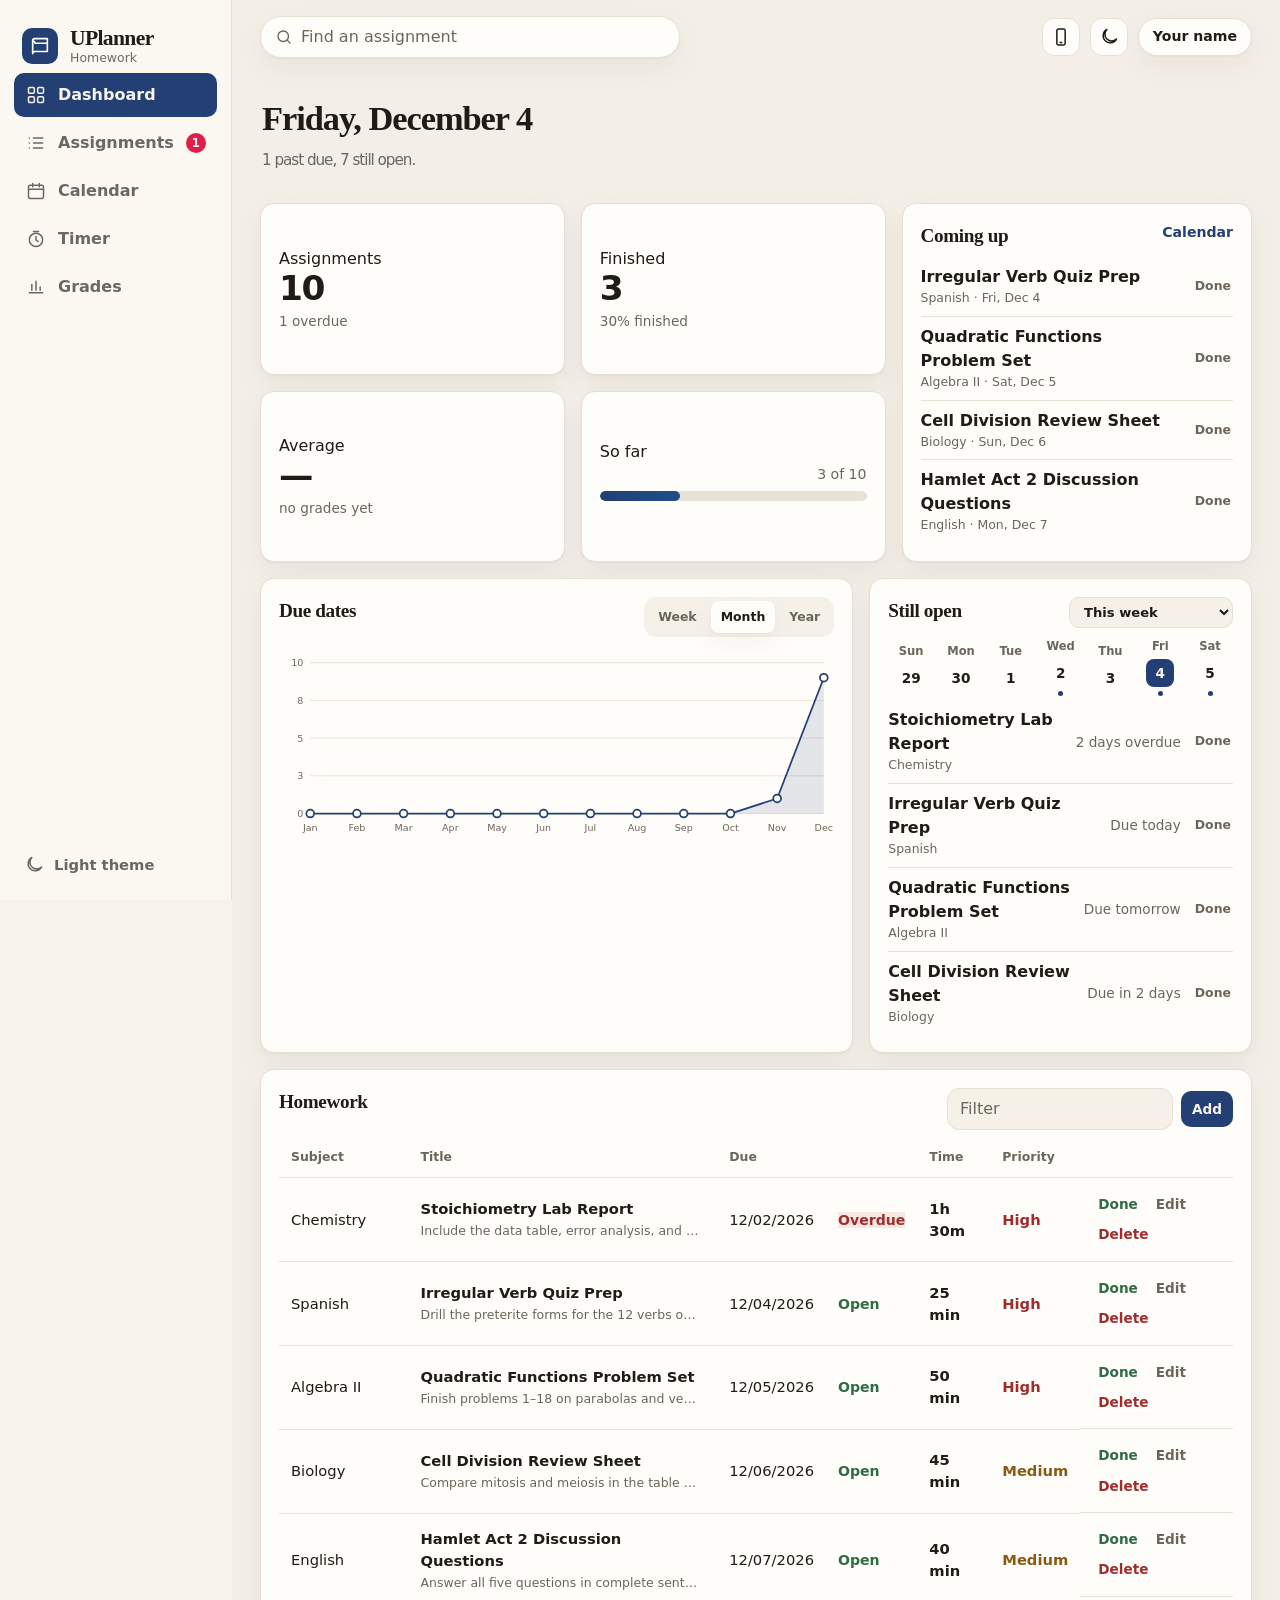
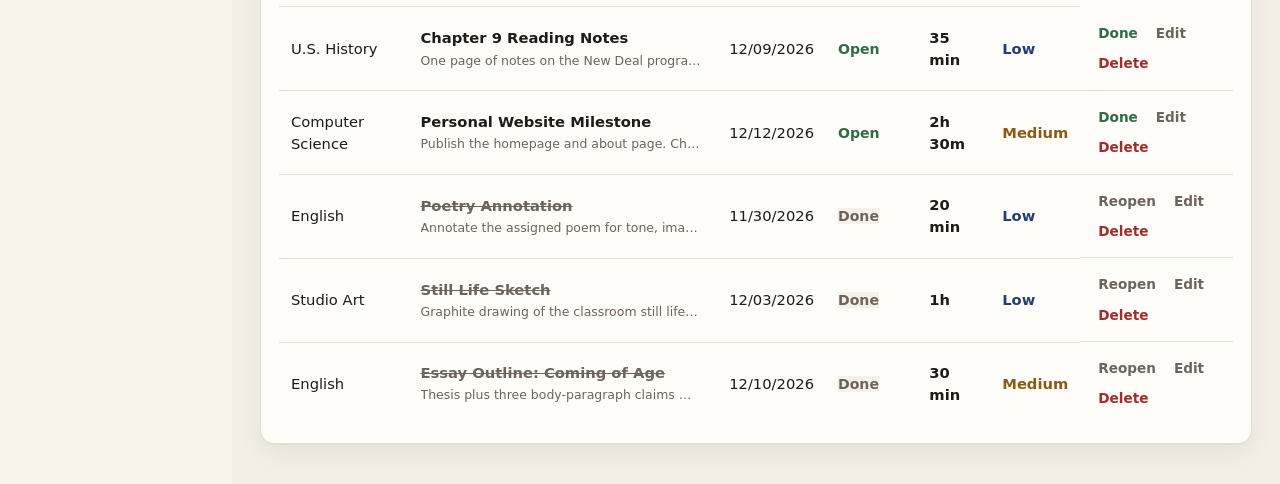
<file: index.html>
<!DOCTYPE html>
<html lang="en" data-theme="light">
<head>
  <meta charset="UTF-8">
  <meta name="viewport" content="width=device-width, initial-scale=1">
  <meta name="description" content="UPlanner is a homework planner for students. Track assignments, deadlines, study sessions, and grades in your browser.">
  <meta name="theme-color" content="#f3efe6">
  <title>UPlanner</title>
  <link rel="icon" href="data:image/svg+xml,%3Csvg xmlns='http://www.w3.org/2000/svg' viewBox='0 0 32 32'%3E%3Crect width='32' height='32' rx='4' fill='%23243f73'/%3E%3Cpath d='M8 10.5A2.5 2.5 0 0 1 10.5 8H24v14H10.5A2.5 2.5 0 0 0 8 24.5V10.5z' fill='none' stroke='%23f7f4ee' stroke-width='1.8'/%3E%3Cpath d='M8 10.5A2.5 2.5 0 0 1 10.5 13H24' fill='none' stroke='%23f7f4ee' stroke-width='1.8'/%3E%3C/svg%3E">
  <script>
    try {
      var saved = JSON.parse(localStorage.getItem('studyhub.prefs') || '{}');
      if (saved.theme === 'light' || saved.theme === 'dark') {
        document.documentElement.setAttribute('data-theme', saved.theme);
        var meta = document.querySelector('meta[name="theme-color"]');
        if (meta) meta.setAttribute('content', saved.theme === 'light' ? '#f3efe6' : '#16130f');
      }
    } catch (error) {
      /* Preferences stay at the default light theme if storage is blocked. */
    }
  </script>
  <link rel="stylesheet" href="css/styles.css">
</head>
<body>
  <a class="skip" href="#content">Skip to content</a>
  <div class="device-frame">
  <div class="preview-label" id="preview-label" hidden>
    <span>Phone preview</span>
  </div>
  <div class="device-stage" id="device-stage">
  <div class="app">
    <aside class="sidebar" id="sidebar">
      <div class="brand">
        <span class="logo" aria-hidden="true">
          <svg viewBox="0 0 24 24" fill="none" stroke="currentColor" stroke-width="1.8" stroke-linecap="round" stroke-linejoin="round">
            <path d="M4 6.5A2.5 2.5 0 0 1 6.5 4H20v14H6.5A2.5 2.5 0 0 0 4 20.5z"></path>
            <path d="M4 6.5A2.5 2.5 0 0 1 6.5 9H20"></path>
          </svg>
        </span>
        <span class="brand-text">
          <strong>UPlanner</strong>
          <small>Homework</small>
        </span>
      </div>
      <nav class="nav" aria-label="Primary">
        <a class="nav-btn active" href="#dashboard" data-view="dashboard" title="Dashboard">
          <svg viewBox="0 0 24 24" fill="none" stroke="currentColor" stroke-width="1.8" stroke-linecap="round" stroke-linejoin="round" aria-hidden="true"><rect x="3" y="3" width="7" height="7" rx="1.5"></rect><rect x="14" y="3" width="7" height="7" rx="1.5"></rect><rect x="3" y="14" width="7" height="7" rx="1.5"></rect><rect x="14" y="14" width="7" height="7" rx="1.5"></rect></svg>
          <span class="nav-label">Dashboard</span>
        </a>
        <a class="nav-btn" href="#assignments" data-view="assignments" title="Assignments">
          <svg viewBox="0 0 24 24" fill="none" stroke="currentColor" stroke-width="1.8" stroke-linecap="round" stroke-linejoin="round" aria-hidden="true"><path d="M9 6h11M9 12h11M9 18h11"></path><path d="M4 6h.01M4 12h.01M4 18h.01"></path></svg>
          <span class="nav-label">Assignments</span>
          <span class="nav-badge" id="nav-overdue" hidden>0</span>
        </a>
        <a class="nav-btn" href="#calendar" data-view="calendar" title="Calendar">
          <svg viewBox="0 0 24 24" fill="none" stroke="currentColor" stroke-width="1.8" stroke-linecap="round" stroke-linejoin="round" aria-hidden="true"><rect x="3" y="5" width="18" height="16" rx="2"></rect><path d="M3 10h18M8 3v4M16 3v4"></path></svg>
          <span class="nav-label">Calendar</span>
        </a>
        <a class="nav-btn" href="#timer" data-view="timer" title="Study Timer">
          <svg viewBox="0 0 24 24" fill="none" stroke="currentColor" stroke-width="1.8" stroke-linecap="round" stroke-linejoin="round" aria-hidden="true"><circle cx="12" cy="13" r="8"></circle><path d="M12 9v4l2.5 2M9 3h6"></path></svg>
          <span class="nav-label">Timer</span>
        </a>
        <a class="nav-btn" href="#grades" data-view="grades" title="Grade Calculator">
          <svg viewBox="0 0 24 24" fill="none" stroke="currentColor" stroke-width="1.8" stroke-linecap="round" stroke-linejoin="round" aria-hidden="true"><path d="M4 19h16"></path><path d="M7 16V9M12 16V5M17 16v-4"></path></svg>
          <span class="nav-label">Grades</span>
        </a>
      </nav>

      <div class="sidebar-foot">
        <button type="button" class="theme-toggle" id="theme-toggle" aria-pressed="false" aria-label="Switch to light theme">
          <span class="theme-icon" aria-hidden="true">
            <svg class="icon-sun" viewBox="0 0 24 24" fill="none" stroke="currentColor" stroke-width="1.8" stroke-linecap="round"><circle cx="12" cy="12" r="4"></circle><path d="M12 2v2M12 20v2M4.9 4.9l1.4 1.4M17.7 17.7l1.4 1.4M2 12h2M20 12h2M4.9 19.1l1.4-1.4M17.7 6.3l1.4-1.4"></path></svg>
            <svg class="icon-moon" viewBox="0 0 24 24" fill="none" stroke="currentColor" stroke-width="1.8" stroke-linecap="round" stroke-linejoin="round"><path d="M21 14.5A8.5 8.5 0 1 1 9.5 3 7 7 0 0 0 21 14.5z"></path></svg>
          </span>
          <span class="theme-copy">
            <span id="theme-label">Dark theme</span>
          </span>
          <span class="switch" aria-hidden="true"></span>
        </button>
      </div>
    </aside>

    <div class="backdrop" id="backdrop" hidden></div>

    <main class="main">
      <header class="topbar is-dashboard">
        <button type="button" class="icon-btn menu-btn" id="menu-btn" aria-label="Open menu" aria-expanded="false" aria-controls="sidebar">
          <svg viewBox="0 0 24 24" fill="none" stroke="currentColor" stroke-width="1.8" stroke-linecap="round" aria-hidden="true"><path d="M4 7h16M4 12h16M4 17h16"></path></svg>
        </button>
        <label class="global-search">
          <svg viewBox="0 0 24 24" fill="none" stroke="currentColor" stroke-width="1.8" stroke-linecap="round" aria-hidden="true"><circle cx="11" cy="11" r="7"></circle><path d="M20 20l-3.5-3.5"></path></svg>
          <input id="global-search" type="search" placeholder="Find an assignment" autocomplete="off" aria-label="Search assignments">
        </label>
        <div class="topbar-titles">
          <h1 class="page-title" id="page-title">Dashboard</h1>
          <p class="page-sub" id="page-sub">Your day at a glance</p>
        </div>
        <div class="top-actions">
          <a class="mini-timer" id="mini-timer" href="#timer" hidden>
            <span class="live-dot" aria-hidden="true"></span>
            <span id="mini-time">25:00</span>
            <span class="mode" id="mini-mode">Focus</span>
          </a>
          <button type="button" class="icon-btn device-btn" id="device-toggle" aria-pressed="false" aria-label="Preview on a phone">
            <svg class="icon-phone" viewBox="0 0 24 24" fill="none" stroke="currentColor" stroke-width="1.8" stroke-linecap="round" stroke-linejoin="round" aria-hidden="true"><rect x="7" y="2.5" width="10" height="19" rx="2"></rect><path d="M11 18.5h2"></path></svg>
            <svg class="icon-desktop" viewBox="0 0 24 24" fill="none" stroke="currentColor" stroke-width="1.8" stroke-linecap="round" stroke-linejoin="round" aria-hidden="true"><rect x="3" y="4" width="18" height="12" rx="2"></rect><path d="M8 20h8M12 16v4"></path></svg>
          </button>
          <button type="button" class="icon-btn" id="theme-toggle-top" aria-label="Switch to dark theme">
            <svg class="icon-sun" viewBox="0 0 24 24" fill="none" stroke="currentColor" stroke-width="1.8" stroke-linecap="round" aria-hidden="true"><circle cx="12" cy="12" r="4"></circle><path d="M12 2v2M12 20v2M4.9 4.9l1.4 1.4M17.7 17.7l1.4 1.4M2 12h2M20 12h2M4.9 19.1l1.4-1.4M17.7 6.3l1.4-1.4"></path></svg>
            <svg class="icon-moon" viewBox="0 0 24 24" fill="none" stroke="currentColor" stroke-width="1.8" stroke-linecap="round" stroke-linejoin="round" aria-hidden="true"><path d="M21 14.5A8.5 8.5 0 1 1 9.5 3 7 7 0 0 0 21 14.5z"></path></svg>
          </button>
          <button type="button" class="avatar-btn" id="avatar-btn" data-action="edit-name" aria-label="Add your name">
            <span id="avatar-initial">S</span>
          </button>
        </div>
      </header>

      <div class="content" id="content">
        <section id="view-dashboard" class="view active" aria-label="Dashboard"></section>

        <section id="view-assignments" class="view" aria-label="Assignments">
          <div class="toolbar">
            <button type="button" class="btn btn-primary" data-action="add">Add assignment</button>
            <div class="filters">
              <label>Subject
                <select id="filter-subject">
                  <option value="all">All subjects</option>
                </select>
              </label>
              <label>Priority
                <select id="filter-priority">
                  <option value="all">All priorities</option>
                  <option value="high">High</option>
                  <option value="medium">Medium</option>
                  <option value="low">Low</option>
                </select>
              </label>
              <label>Status
                <select id="filter-status">
                  <option value="all">All tasks</option>
                  <option value="active">Active only</option>
                  <option value="completed">Completed only</option>
                </select>
              </label>
              <label class="toggle" for="filter-upcoming">
                <input type="checkbox" id="filter-upcoming">
                <span>Due today or later</span>
              </label>
              <label class="search-field">Search
                <input type="search" id="filter-search" placeholder="Title, subject, or notes" autocomplete="off">
              </label>
              <button type="button" class="btn btn-ghost btn-small" id="clear-filters">Clear filters</button>
            </div>
          </div>
          <div class="list-head">
            <p id="list-count">Loading assignments…</p>
            <button type="button" class="btn btn-ghost btn-small" id="restore-samples">Restore samples</button>
          </div>
          <div id="assignment-list"></div>
        </section>

        <section id="view-calendar" class="view" aria-label="Calendar">
          <div class="calendar-layout">
            <div class="card">
              <div class="cal-toolbar">
                <button type="button" class="icon-btn" id="cal-prev" aria-label="Previous month">
                  <svg viewBox="0 0 24 24" fill="none" stroke="currentColor" stroke-width="1.8" stroke-linecap="round" stroke-linejoin="round" aria-hidden="true"><path d="M15 5l-7 7 7 7"></path></svg>
                </button>
                <h2 id="cal-title">Calendar</h2>
                <button type="button" class="icon-btn" id="cal-next" aria-label="Next month">
                  <svg viewBox="0 0 24 24" fill="none" stroke="currentColor" stroke-width="1.8" stroke-linecap="round" stroke-linejoin="round" aria-hidden="true"><path d="M9 5l7 7-7 7"></path></svg>
                </button>
                <button type="button" class="btn btn-ghost btn-small" id="cal-today">Today</button>
              </div>
              <div class="cal-grid" id="cal-grid"></div>
              <ul class="legend" aria-label="Priority colors">
                <li><i class="dot priority-high"></i> High</li>
                <li><i class="dot priority-medium"></i> Medium</li>
                <li><i class="dot priority-low"></i> Low</li>
              </ul>
            </div>
            <div class="card cal-detail" id="cal-detail"></div>
          </div>
        </section>

        <section id="view-timer" class="view" aria-label="Study Timer">
          <div class="timer-layout">
            <div class="card timer-card">
              <div class="mode-switch" role="group" aria-label="Timer mode">
                <button type="button" data-timer-mode="focus" aria-pressed="true">Focus</button>
                <button type="button" data-timer-mode="short" aria-pressed="false">Short break</button>
                <button type="button" data-timer-mode="long" aria-pressed="false">Long break</button>
              </div>
              <div class="timer-face" id="timer-face">
                <svg class="timer-svg" viewBox="0 0 120 120" aria-hidden="true">
                  <defs>
                    <linearGradient id="timerGrad" x1="0" y1="0" x2="1" y2="1">
                      <stop offset="0%" stop-color="#8ea4cc"></stop>
                      <stop offset="100%" stop-color="#243f73"></stop>
                    </linearGradient>
                  </defs>
                  <circle cx="60" cy="60" r="52" class="timer-track"></circle>
                  <circle cx="60" cy="60" r="52" id="timer-progress" class="timer-progress"></circle>
                </svg>
                <div class="timer-readout">
                  <p id="timer-display">25:00</p>
                  <p id="timer-mode-label">Focus</p>
                </div>
              </div>
              <p id="timer-status" class="sr-only" aria-live="polite"></p>
              <div class="timer-actions">
                <button type="button" class="btn btn-primary" id="timer-start">Start</button>
                <button type="button" class="btn btn-ghost" id="timer-pause" disabled>Pause</button>
                <button type="button" class="btn btn-ghost" id="timer-reset">Reset</button>
              </div>
              <label class="field timer-length">
                <span id="timer-minutes-label">Focus length (minutes)</span>
                <input id="timer-minutes" type="number" min="1" max="180" step="1" value="25" inputmode="numeric">
                <span class="hint">Saved on this device. You can change it while the timer is paused.</span>
              </label>
              <p class="muted" id="timer-help">Stay on one task until the timer ends.</p>
            </div>
            <div class="timer-side">
              <section class="card">
                <h2>Today's sessions</h2>
                <p id="session-count" class="session-count">0 focus sessions</p>
                <div id="session-dots" class="session-dots" aria-hidden="true"></div>
                <p id="session-note" class="muted"></p>
              </section>
              <section class="card">
                <h2>How a session works</h2>
                <ol class="steps">
                  <li>Press Start on Focus. The usual length is 25 minutes.</li>
                  <li>Pause if you are interrupted. Reset returns the current mode to its full length.</li>
                  <li>After a focus session, take a 5 minute short break. Every fourth session, take a 15 minute long break.</li>
                </ol>
              </section>
              <section class="card">
                <h2>Study next</h2>
                <div id="study-next"></div>
              </section>
            </div>
          </div>
        </section>

        <section id="view-grades" class="view" aria-label="Grade Calculator">
          <div class="grades-top">
            <form id="grade-form" class="card form-card" novalidate>
              <h2 id="grade-form-title">Add a grade</h2>
              <p class="lede">Enter the points you earned and the points possible. Add a weight only if this grade counts more than the others.</p>
              <div class="form-grid">
                <label class="field full">Grade name
                  <input id="grade-name" name="name" maxlength="80" placeholder="Chapter 4 quiz" autocomplete="off">
                </label>
                <label class="field">Points earned
                  <input id="grade-earned" name="earned" type="text" inputmode="decimal" autocomplete="off" placeholder="18">
                </label>
                <label class="field">Points possible
                  <input id="grade-total" name="total" type="text" inputmode="decimal" autocomplete="off" placeholder="20">
                </label>
                <label class="field full">Weight
                  <span class="hint">Optional. Leave blank to count this grade equally. A weight of 2 counts twice as much as a blank one.</span>
                  <input id="grade-weight" name="weight" type="text" inputmode="decimal" autocomplete="off" placeholder="Equal weight">
                </label>
              </div>
              <p id="grade-error" class="form-error" role="alert" hidden></p>
              <div class="form-actions">
                <button type="submit" class="btn btn-primary" id="grade-submit">Add grade</button>
                <button type="button" class="btn btn-ghost" id="grade-cancel" hidden>Cancel edit</button>
              </div>
            </form>
            <div class="card average-card" id="average-card"></div>
          </div>
          <div class="card grade-list-card">
            <div class="section-head">
              <h2>Entered grades</h2>
              <button type="button" class="btn btn-ghost btn-small" id="clear-grades">Clear all</button>
            </div>
            <div id="grade-list"></div>
          </div>
        </section>
      </div>
    </main>
  </div>

  <datalist id="subject-list">
    <option value="Algebra II"></option>
    <option value="Geometry"></option>
    <option value="English"></option>
    <option value="Biology"></option>
    <option value="Chemistry"></option>
    <option value="Physics"></option>
    <option value="U.S. History"></option>
    <option value="World History"></option>
    <option value="Spanish"></option>
    <option value="French"></option>
    <option value="Computer Science"></option>
    <option value="Studio Art"></option>
    <option value="Music"></option>
    <option value="Economics"></option>
    <option value="Health"></option>
  </datalist>

  <div id="modal-root"></div>
  <div id="toast-root" class="toast-root" aria-live="polite" aria-relevant="additions"></div>
  </div>
  </div>
  <noscript>
    <p class="noscript">UPlanner needs JavaScript to run. Your assignments still stay in this browser — there is no account or server.</p>
  </noscript>
  <script src="js/app.js"></script>
</body>
</html>
</file>
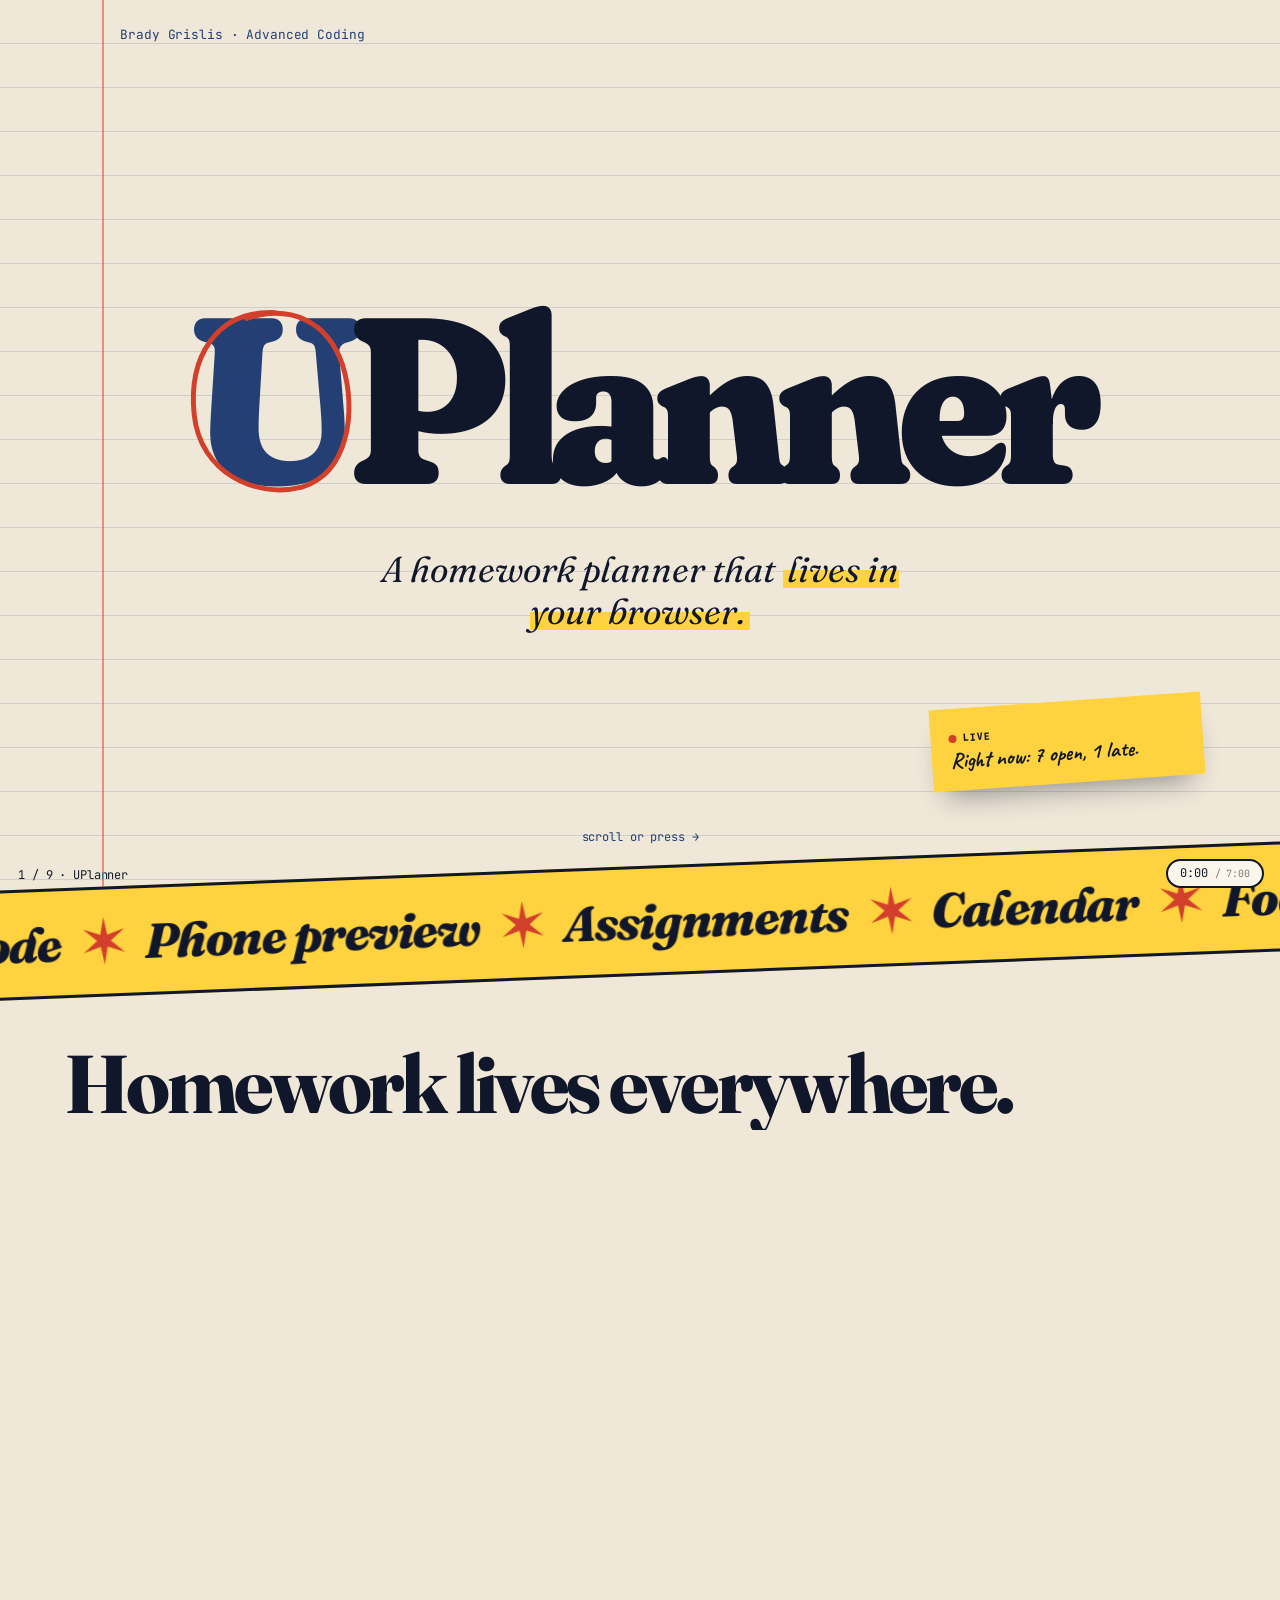
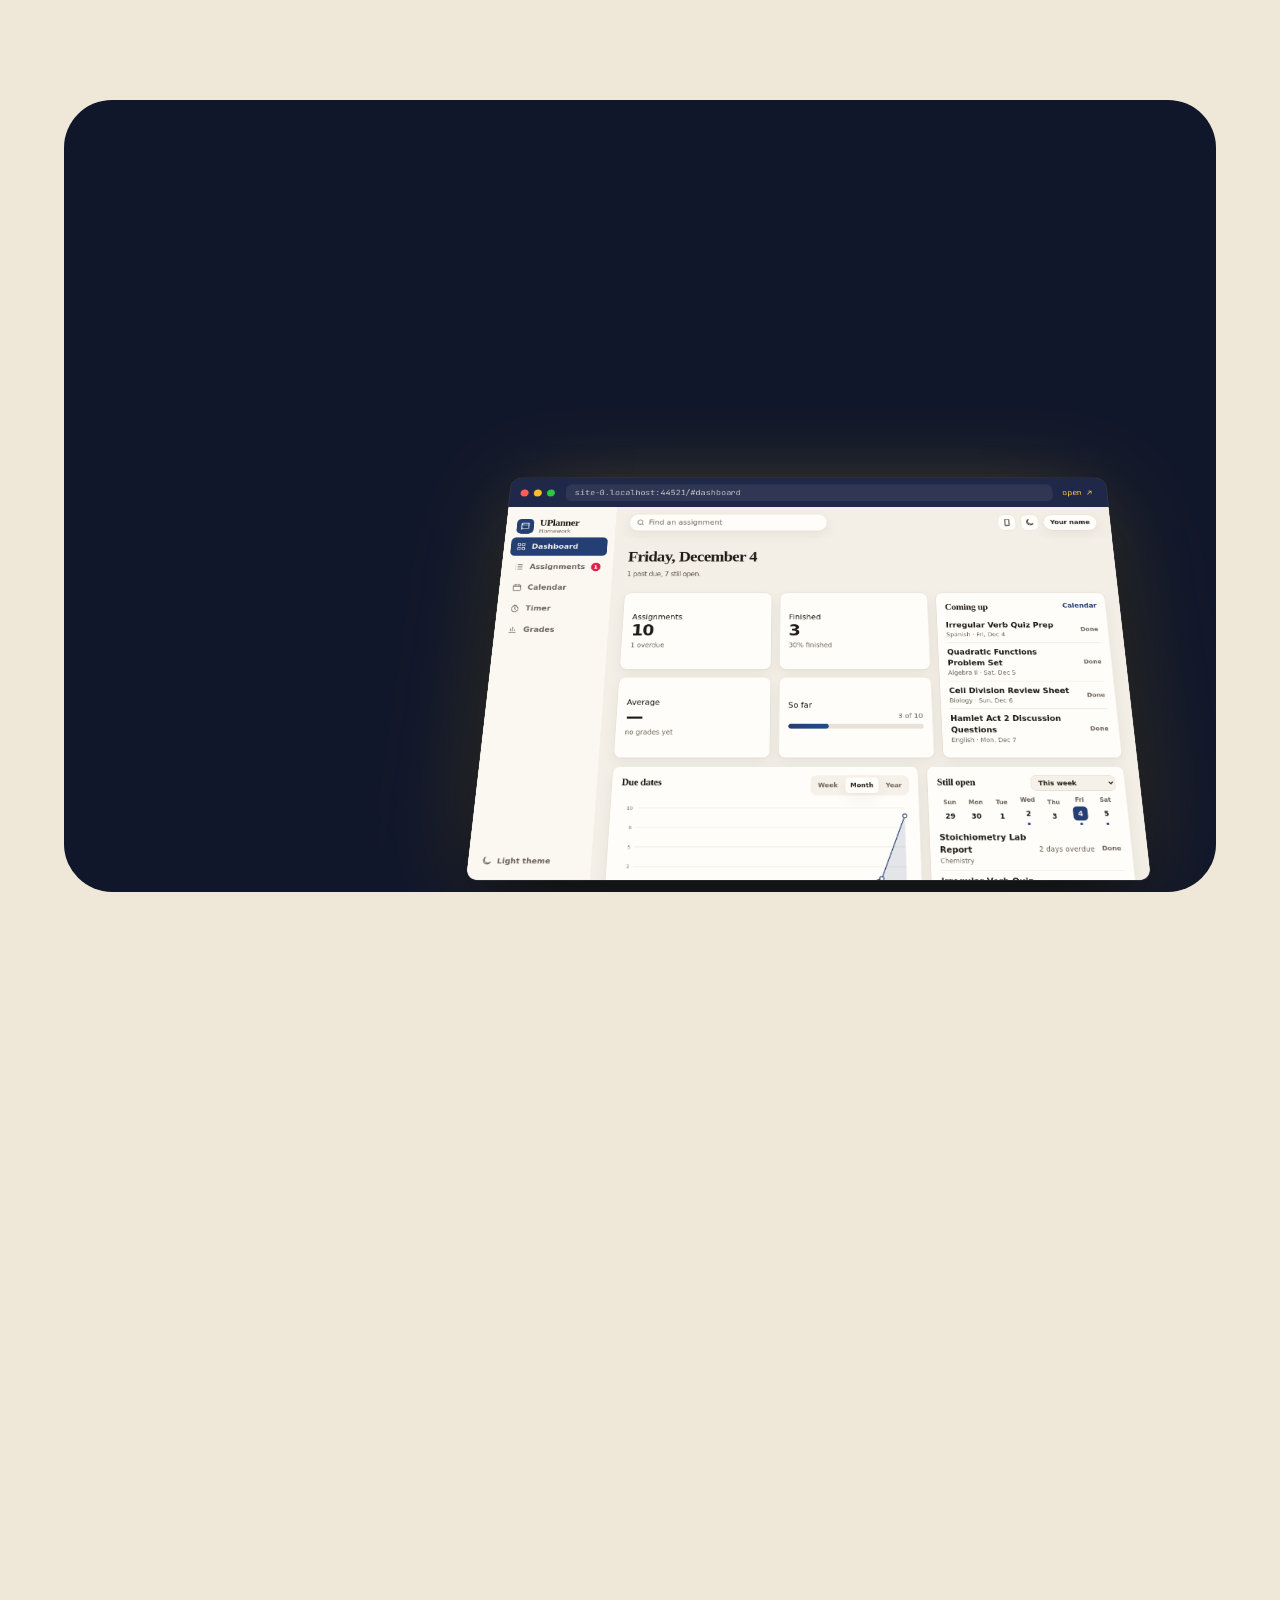
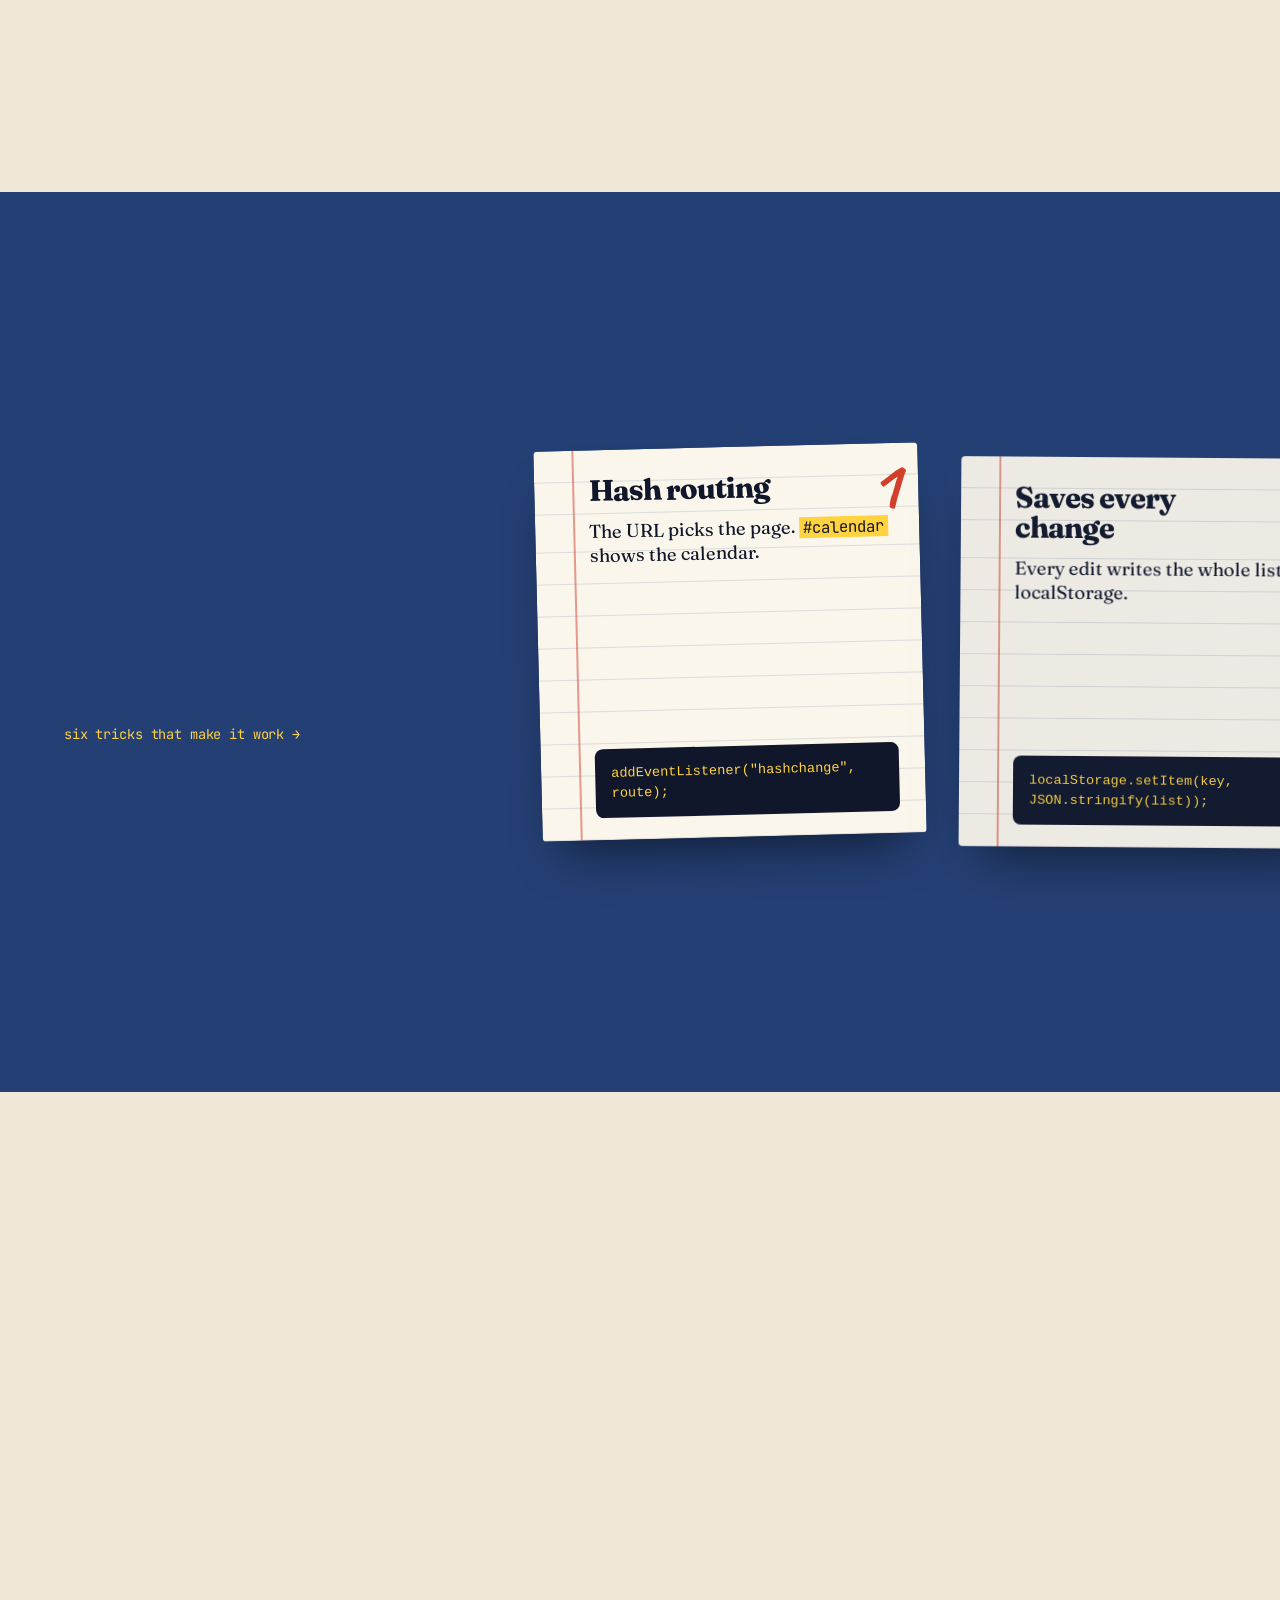
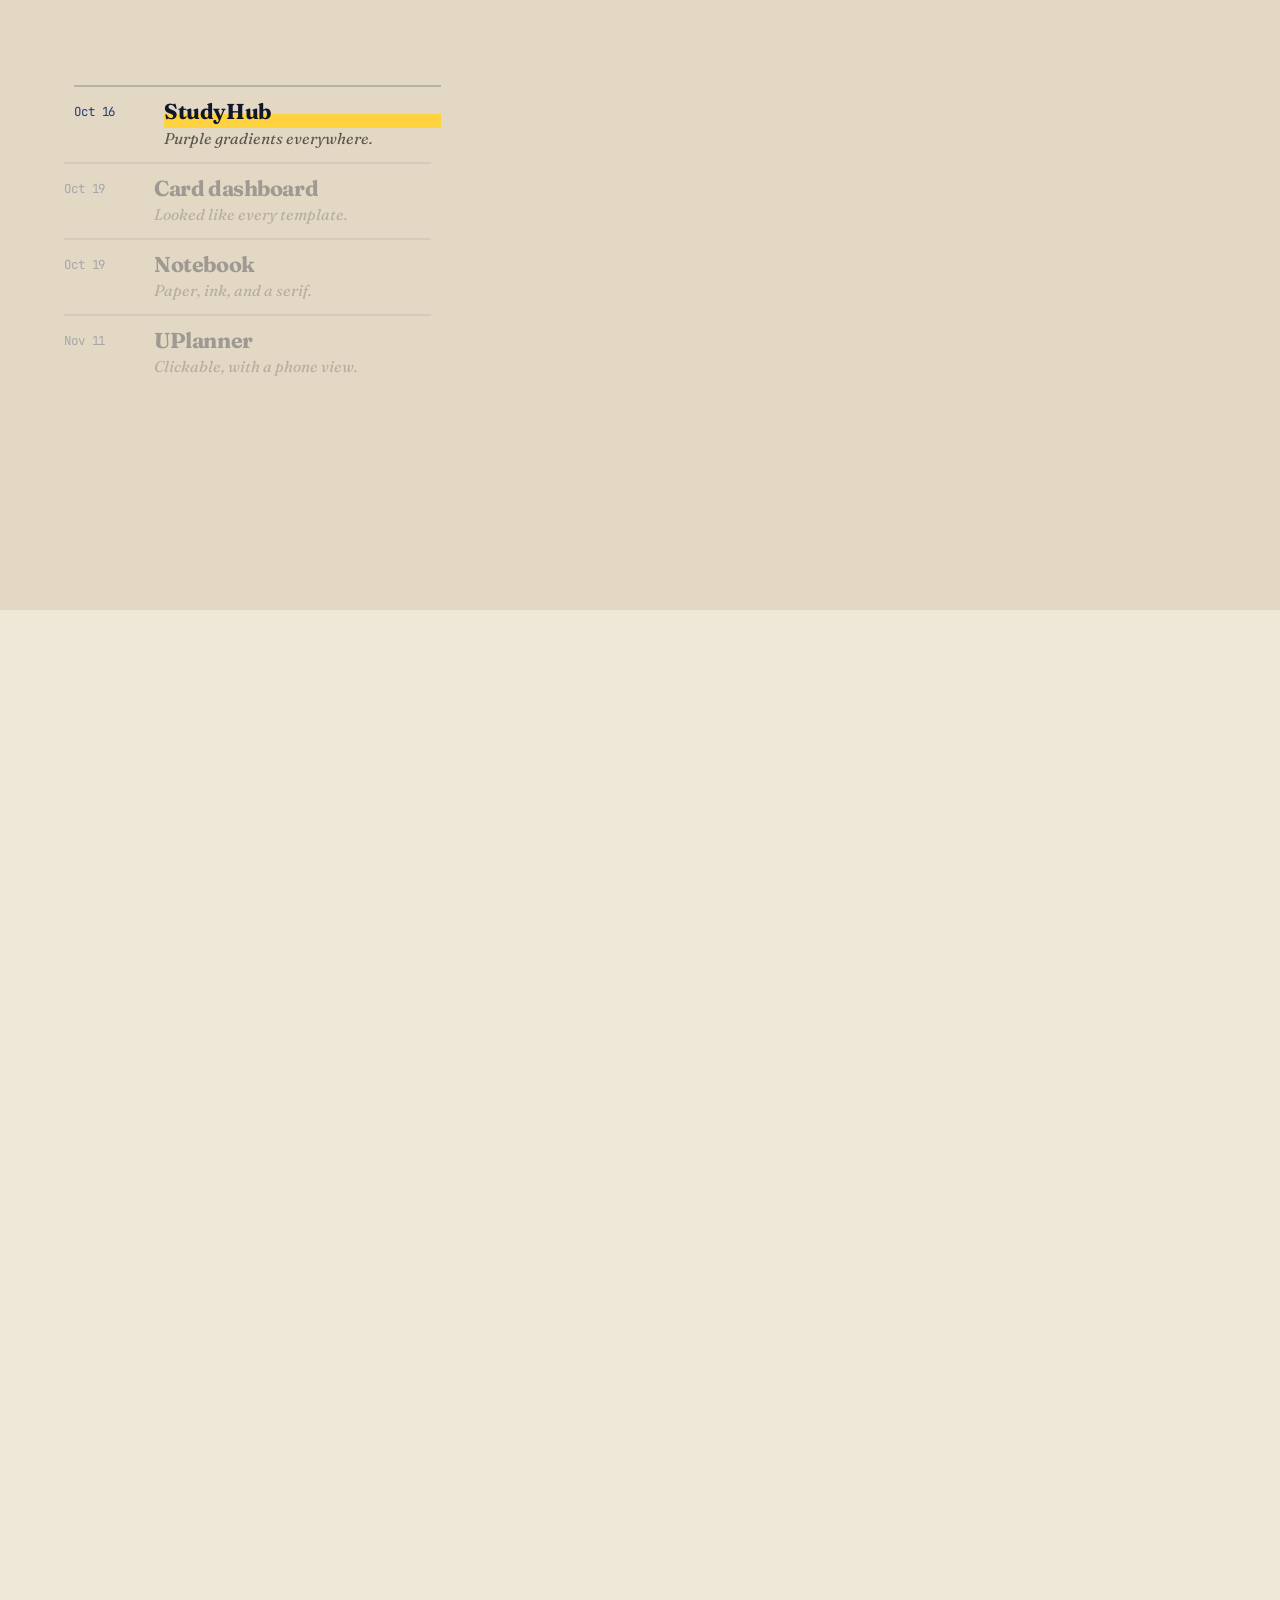
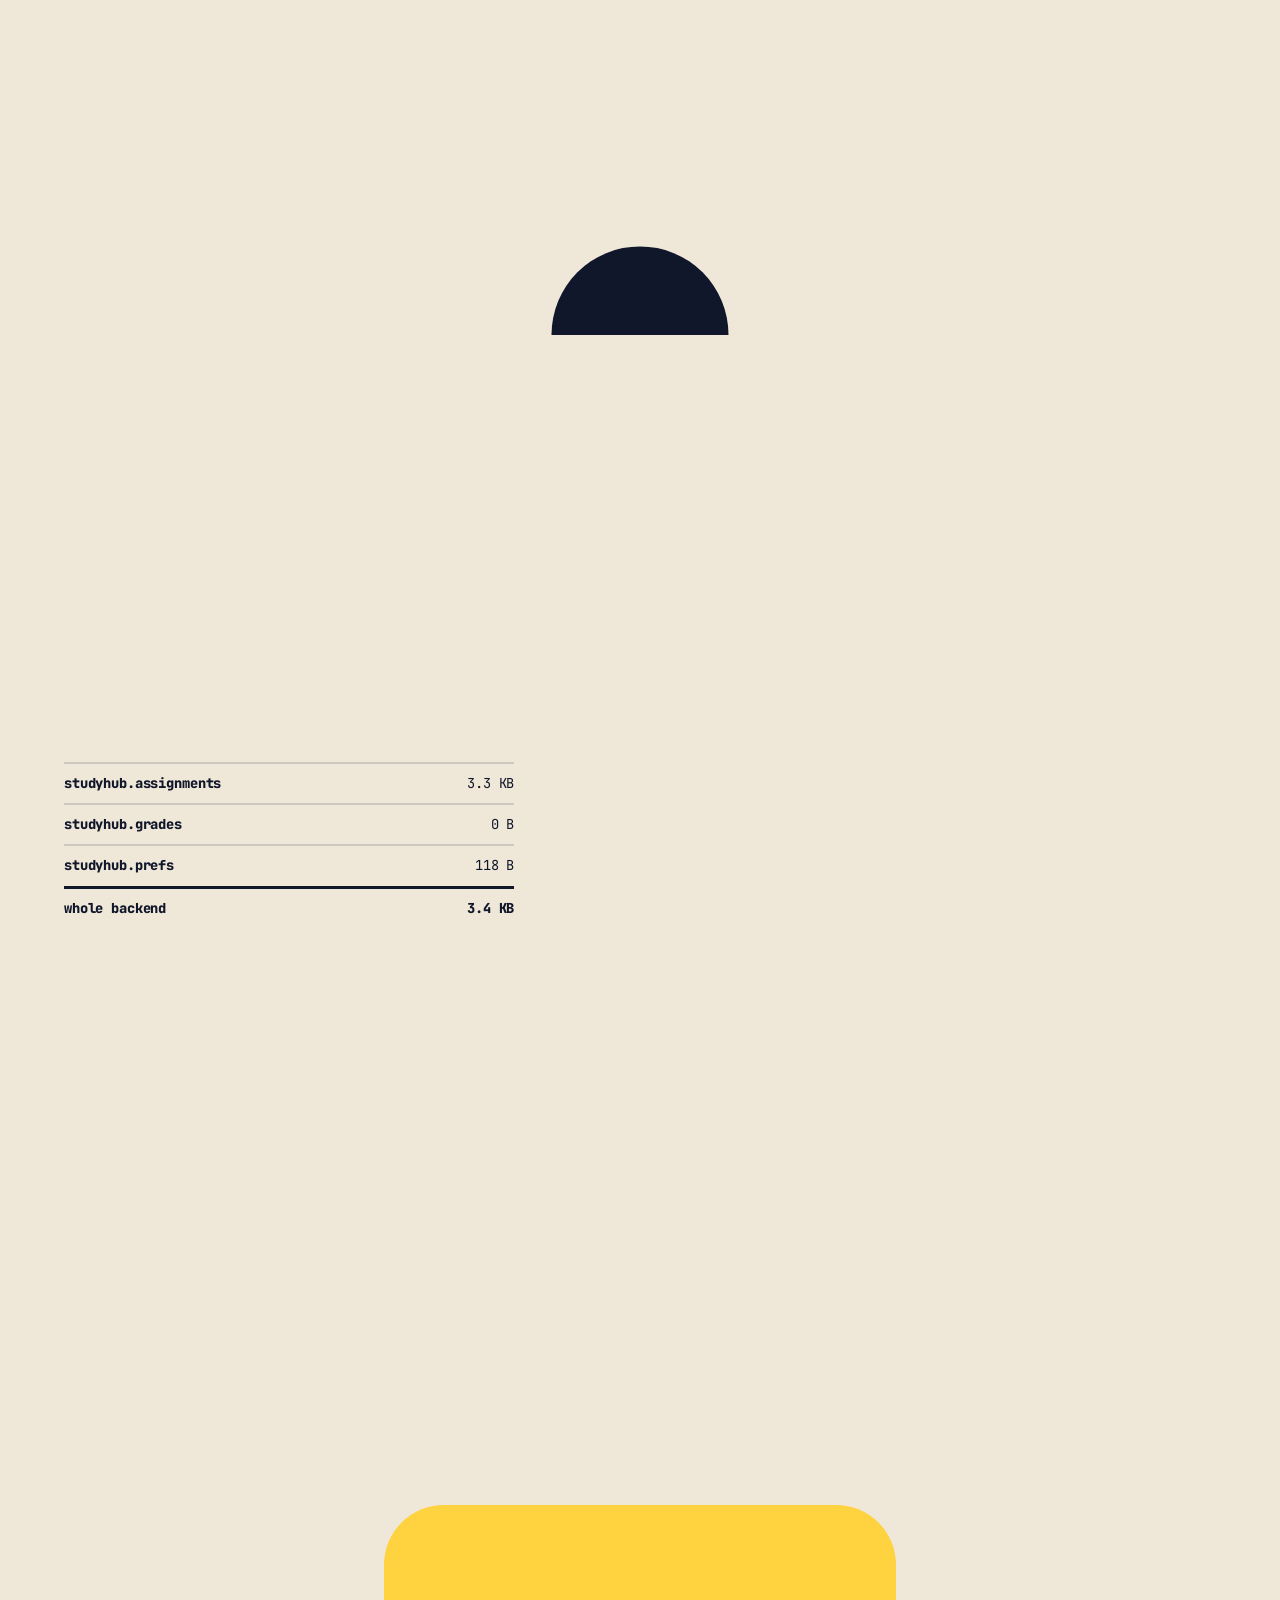
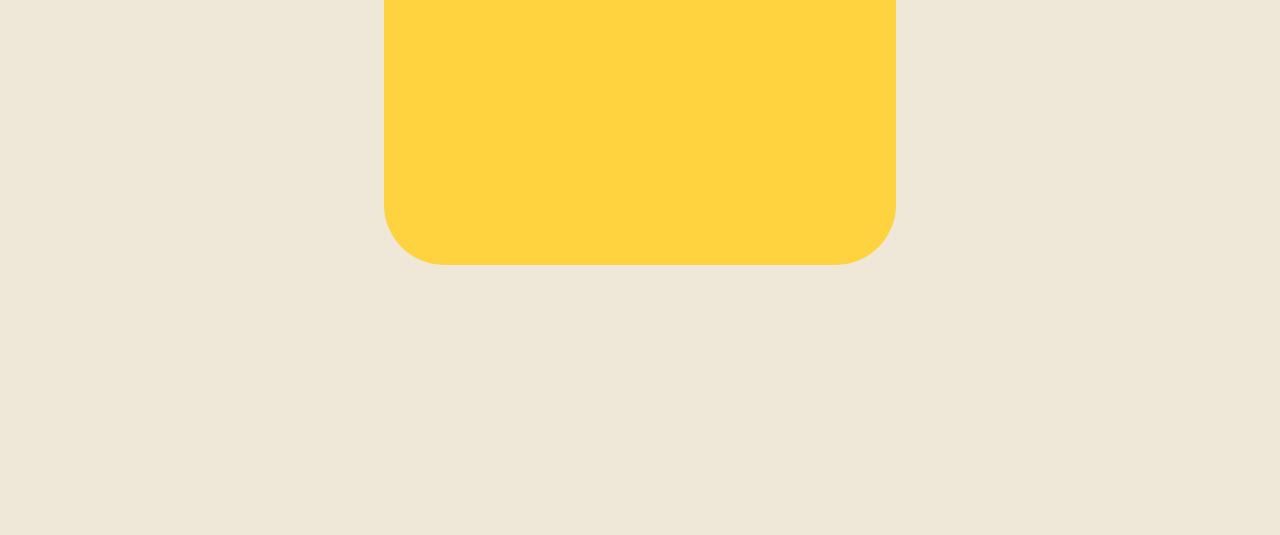
<file: showcase/index.html>
<!DOCTYPE html>
<html lang="en">
<head>
  <meta charset="UTF-8">
  <meta name="viewport" content="width=device-width, initial-scale=1">
  <title>UPlanner · Tech Showcase</title>
  <meta name="theme-color" content="#11172a">
  <link rel="icon" href="data:image/svg+xml,%3Csvg xmlns='http://www.w3.org/2000/svg' viewBox='0 0 32 32'%3E%3Crect width='32' height='32' rx='6' fill='%23ffd23f'/%3E%3Ctext x='16' y='24' font-family='Georgia' font-size='22' font-weight='700' text-anchor='middle' fill='%2311172a'%3EU%3C/text%3E%3C/svg%3E">
  <link rel="preconnect" href="https://fonts.googleapis.com">
  <link rel="preconnect" href="https://fonts.gstatic.com" crossorigin>
  <link rel="stylesheet" href="https://fonts.googleapis.com/css2?family=Fraunces:ital,opsz,wght,SOFT,WONK@0,9..144,100..900,0..100,0..1;1,9..144,100..900,0..100,0..1&family=JetBrains+Mono:wght@400;600;800&family=Caveat:wght@600;700&display=swap">
  <link rel="stylesheet" href="showcase.css">
  <script>
    document.documentElement.classList.add("js");
    setTimeout(function () { document.documentElement.classList.add("ready"); }, 3000);
  </script>
</head>
<body>
  <div class="progress" aria-hidden="true"><i id="progress-bar"></i></div>

  <main id="deck">
    <section class="slide hero" id="s-hero" data-title="UPlanner" data-budget="15" data-notes="Hi, I'm Brady. This is UPlanner, a homework planner I built from scratch.">
      <div class="ruled" aria-hidden="true"><i class="margin-line"></i></div>
      <p class="byline mono">Brady Grislis &middot; Advanced Coding</p>
      <h1 class="hero-word" id="hero-word" aria-label="UPlanner">
        <span class="ch u" aria-hidden="true">U<svg class="ring" viewBox="0 0 120 140"><path d="M64 8 C 22 6, 4 40, 8 78 C 12 118, 50 136, 82 128 C 114 118, 120 76, 110 44 C 100 14, 74 2, 44 12"/></svg></span><span class="ch" aria-hidden="true">P</span><span class="ch" aria-hidden="true">l</span><span class="ch" aria-hidden="true">a</span><span class="ch" aria-hidden="true">n</span><span class="ch" aria-hidden="true">n</span><span class="ch" aria-hidden="true">e</span><span class="ch" aria-hidden="true">r</span>
      </h1>
      <p class="hero-sub" id="hero-sub">A homework planner that <mark class="swipe">lives in your browser.</mark></p>
      <aside class="live-note" id="live-note">
        <span class="live-tag mono"><i></i>live</span>
        <span id="live-line">Open the demo to load homework.</span>
      </aside>
      <p class="hint mono">scroll or press &rarr;</p>
    </section>

    <div class="tape" aria-hidden="true">
      <div class="tape-track" id="tape-track">
        <span>Assignments</span><b>✶</b><span>Calendar</span><b>✶</b><span>Focus timer</span><b>✶</b><span>Grade average</span><b>✶</b><span>Dark mode</span><b>✶</b><span>Phone preview</span><b>✶</b>
        <span>Assignments</span><b>✶</b><span>Calendar</span><b>✶</b><span>Focus timer</span><b>✶</b><span>Grade average</span><b>✶</b><span>Dark mode</span><b>✶</b><span>Phone preview</span><b>✶</b>
      </div>
    </div>

    <section class="slide chaos" id="s-chaos" data-title="The problem" data-budget="30" data-notes="Homework is scattered across apps, texts, and boards. I wanted one place that is fast and private.">
      <h2 class="chaos-title">
        <span class="t-a">Homework lives everywhere.</span>
        <span class="t-b">Now it lives in one tab.</span>
      </h2>
      <div class="board" id="chaos-board">
        <div class="note n1"><div class="paper classroom"><small class="mono">Classroom &middot; posted 11:59 PM</small><strong>Lab report: stoichiometry</strong></div></div>
        <div class="note n2"><div class="paper bubble">is the lab due tmrw??</div></div>
        <div class="note n3"><div class="paper whiteboard">QUIZ FRI!!</div></div>
        <div class="note n4"><div class="paper sticky">essay outline &rarr; thurs</div></div>
        <div class="note n5"><div class="paper scrap">ch. 9 notes, p. 212</div></div>
        <div class="note n6"><div class="paper thought">...was that due today?</div></div>
        <div class="one-card" id="one-card">
          <div class="oc-head"><span class="oc-logo">U</span><strong>UPlanner</strong></div>
          <div class="oc-row"><i class="box"></i><span>Stoichiometry lab report</span><em class="late">2 days late</em></div>
          <div class="oc-row"><i class="box"></i><span>Verb quiz prep</span><em>today</em></div>
          <div class="oc-row"><i class="box"></i><span>Essay outline</span><em>Thu</em></div>
          <div class="oc-row"><i class="box"></i><span>Chapter 9 notes</span><em>Mon</em></div>
        </div>
      </div>
    </section>

    <section class="slide demo" id="s-demo" data-title="Live demo" data-budget="120" data-notes="Grab a volunteer and run the steps on the left. Click a step to check it off.">
      <div class="demo-copy">
        <h2 class="split">Watch it work.</h2>
        <ol class="run" id="run-sheet">
          <li><button type="button" class="step"><span class="step-n">1</span><span class="step-t">A volunteer names an assignment. Press <kbd>n</kbd>.</span><span class="step-s mono">20s</span></button></li>
          <li><button type="button" class="step"><span class="step-n">2</span><span class="step-t">Check something off from the dashboard.</span><span class="step-s mono">10s</span></button></li>
          <li><button type="button" class="step"><span class="step-n">3</span><span class="step-t">Click a day on the week strip.</span><span class="step-s mono">15s</span></button></li>
          <li><button type="button" class="step"><span class="step-n">4</span><span class="step-t">Start a 25-minute focus timer.</span><span class="step-s mono">15s</span></button></li>
          <li><button type="button" class="step"><span class="step-n">5</span><span class="step-t">Volunteer gives two test scores. Get the average.</span><span class="step-s mono">30s</span></button></li>
          <li><button type="button" class="step"><span class="step-n">6</span><span class="step-t">Flip to the phone view.</span><span class="step-s mono">10s</span></button></li>
        </ol>
        <div class="live-stats" aria-live="polite">
          <div><b id="st-open">0</b><span class="mono">open</span></div>
          <div><b id="st-done">0</b><span class="mono">done</span></div>
          <div><b id="st-late">0</b><span class="mono">late</span></div>
        </div>
      </div>
      <div class="browser-wrap">
        <div class="browser" id="browser">
          <div class="browser-bar">
            <i></i><i></i><i></i>
            <span class="url mono" id="demo-url">uplanner/#dashboard</span>
            <a class="pop mono" href="../#dashboard" target="_blank" rel="noopener">open &nearr;</a>
          </div>
          <div class="viewport" id="demo-viewport">
            <iframe id="demo-frame" src="../#dashboard" title="UPlanner, live"></iframe>
          </div>
        </div>
      </div>
    </section>

    <section class="slide specs" id="s-specs" data-title="Tech specs" data-budget="30" data-notes="Three files. Everything runs in the browser, so there is nothing to install and nothing to log into.">
      <div class="label" id="label">
        <h2>Planner Facts</h2>
        <p class="serving">Serving size <b>1 browser tab</b></p>
        <div class="bar thick"></div>
        <dl>
          <div class="row"><dt>Files</dt><dd><span data-count="3">3</span></dd></div>
          <div class="row"><dt>JavaScript</dt><dd><span data-count="1821">1,821</span> lines</dd></div>
          <div class="row"><dt>CSS</dt><dd><span data-count="2029">2,029</span> lines</dd></div>
          <div class="row"><dt>HTML</dt><dd><span data-count="313">313</span> lines</dd></div>
          <div class="bar mid"></div>
          <div class="row"><dt>Frameworks</dt><dd>0</dd></div>
          <div class="row"><dt>Servers</dt><dd>0</dd></div>
          <div class="row"><dt>Accounts</dt><dd>0</dd></div>
          <div class="row"><dt>Cost</dt><dd>$0</dd></div>
          <div class="bar mid"></div>
          <div class="row"><dt>Commits</dt><dd><span data-count="11">11</span></dd></div>
          <div class="row"><dt>Pages</dt><dd><span data-count="5">5</span></dd></div>
        </dl>
        <p class="fine">Saved with localStorage. Runs anywhere a browser runs.</p>
      </div>
      <div class="specs-say">
        <p class="hand red">just</p>
        <p class="big split">HTML, CSS, and JavaScript.</p>
        <p class="mono small">index.html &middot; styles.css &middot; app.js</p>
      </div>
    </section>

    <section class="slide reel" id="s-reel" data-title="Under the hood" data-budget="45" data-notes="Pick two cards to explain. Hash routing and the timer are the quickest.">
      <div class="reel-track" id="reel-track">
        <div class="reel-intro">
          <h2>Under<br>the hood.</h2>
          <p class="mono">six tricks that make it work &rarr;</p>
        </div>
        <article class="index-card"><span class="ic-n hand">1</span><h3>Hash routing</h3><p>The URL picks the page. <code>#calendar</code> shows the calendar.</p><pre><code>addEventListener("hashchange", route);</code></pre></article>
        <article class="index-card"><span class="ic-n hand">2</span><h3>Saves every change</h3><p>Every edit writes the whole list to localStorage.</p><pre><code>localStorage.setItem(key, JSON.stringify(list));</code></pre></article>
        <article class="index-card"><span class="ic-n hand">3</span><h3>Hand-drawn chart</h3><p>The due-date chart is an SVG path built from numbers.</p><pre><code>(i ? "L" : "M") + x + " " + y</code></pre></article>
        <article class="index-card"><span class="ic-n hand">4</span><h3>A timer that keeps time</h3><p>It counts down to an end time, so a slow tab never drifts.</p><pre><code>remaining = endTime - Date.now();</code></pre></article>
        <article class="index-card"><span class="ic-n hand">5</span><h3>A bell with no sound file</h3><p>The chime is two sine waves made with Web Audio.</p><pre><code>osc.type = "sine";
osc.frequency.value = 880;</code></pre></article>
        <article class="index-card"><span class="ic-n hand">6</span><h3>Phone preview</h3><p>Container queries let the real phone layout run inside a frame.</p><pre><code>@container planner (max-width: 800px)</code></pre></article>
      </div>
    </section>

    <section class="slide versions" id="s-versions" data-title="Versions" data-budget="30" data-notes="It started out looking like a template. Every version got simpler and more like a real notebook.">
      <div class="v-copy">
        <h2 class="split">Four looks.<br>Four weeks.</h2>
        <ol class="v-list" id="v-list">
          <li><span class="mono">Oct 16</span><b>StudyHub</b><em>Purple gradients everywhere.</em></li>
          <li><span class="mono">Oct 19</span><b>Card dashboard</b><em>Looked like every template.</em></li>
          <li><span class="mono">Oct 19</span><b>Notebook</b><em>Paper, ink, and a serif.</em></li>
          <li><span class="mono">Nov 11</span><b>UPlanner</b><em>Clickable, with a phone view.</em></li>
        </ol>
      </div>
      <div class="v-stack" id="v-stack">
        <figure class="shot"><img src="img/v1.webp" alt="StudyHub, a dark purple dashboard" width="1280" height="800"></figure>
        <figure class="shot"><img src="img/v2.webp" alt="A white card dashboard with green accents" width="1280" height="800"></figure>
        <figure class="shot"><img src="img/v3.webp" alt="A paper-colored notebook dashboard" width="1280" height="800"></figure>
        <figure class="shot"><img src="img/v5.webp" alt="UPlanner today" width="1280" height="800"></figure>
      </div>
    </section>

    <section class="slide teach" id="s-teach" data-title="Teach" data-budget="60" data-notes="Have someone type a note, then hit reload. It's still there. That's localStorage.">
      <h2 class="teach-title split">Your browser has a <mark class="swipe ink">database.</mark></h2>
      <div class="teach-grid">
        <div class="code-card">
          <div class="code-top mono"><span>console</span><button type="button" class="copy mono" id="copy-code">copy</button></div>
          <pre><code id="lesson-code"><span class="c">// save it</span>
localStorage.<span class="f">setItem</span>(<span class="s">"note"</span>, <span class="s">"Bio quiz Friday"</span>);

<span class="c">// get it back, even after a reload</span>
localStorage.<span class="f">getItem</span>(<span class="s">"note"</span>);

<span class="c">// lists need to become text first</span>
localStorage.<span class="f">setItem</span>(<span class="s">"hw"</span>, JSON.<span class="f">stringify</span>(list));
JSON.<span class="f">parse</span>(localStorage.<span class="f">getItem</span>(<span class="s">"hw"</span>));</code></pre>
        </div>
        <div class="sticky-wrap">
          <div class="sticky-note" id="sticky">
            <label for="note" class="hand">Write anything. Then reload.</label>
            <textarea id="note" rows="4" spellcheck="false" placeholder="Bio quiz Friday"></textarea>
            <button type="button" class="reload mono" id="reload">reload the page &#8635;</button>
            <span class="stamp" id="stamp" aria-hidden="true">Still here.</span>
          </div>
        </div>
      </div>
      <ul class="rules mono">
        <li>Text only, so use JSON for lists</li>
        <li>About 5 MB per site</li>
        <li>Stays on this device</li>
      </ul>
    </section>

    <section class="slide peek" id="s-peek" data-title="The database" data-budget="30" data-notes="This JSON is UPlanner's entire database. Add one from here, and the planner shows it too.">
      <div class="peek-copy">
        <h2 class="split">This is UPlanner&rsquo;s whole database.</h2>
        <ul class="keys mono" id="keys"></ul>
        <button type="button" class="add-one mono" id="add-one">add one from here &rarr;</button>
        <p class="mono small" id="add-msg" aria-live="polite"></p>
      </div>
      <div class="json-card" data-lenis-prevent>
        <div class="code-top mono"><span>localStorage["studyhub.assignments"]</span><span id="json-size"></span></div>
        <pre id="json-view"></pre>
      </div>
    </section>

    <section class="slide close" id="s-close" data-title="Questions" data-budget="30" data-notes="Point at the code. People can open the planner on their phones while you take questions.">
      <h2 class="q" id="q-word" aria-label="Questions?"><span>Q</span><span>u</span><span>e</span><span>s</span><span>t</span><span>i</span><span>o</span><span>n</span><span>s</span><span class="qm">?</span></h2>
      <div class="qr-card">
        <svg id="qr" role="img" aria-label="QR code that opens UPlanner"></svg>
        <p class="hand">Try it on your phone</p>
        <p class="mono small" id="qr-url"></p>
      </div>
    </section>
  </main>

  <p class="hud-slide mono" id="hud-slide">1 / 9 &middot; UPlanner</p>
  <button type="button" class="hud-timer mono" id="hud-timer" title="Talk timer: T to start or pause, Shift+T to reset">0:00 <small>/ 7:00</small></button>
  <aside class="speaker" id="speaker" hidden>
    <p class="mono" id="speaker-meta"></p>
    <p id="speaker-text"></p>
  </aside>

  <script src="vendor/gsap.min.js"></script>
  <script src="vendor/ScrollTrigger.min.js"></script>
  <script src="vendor/SplitText.min.js"></script>
  <script src="vendor/lenis.min.js"></script>
  <script src="vendor/qrcode.js"></script>
  <script src="showcase.js"></script>
</body>
</html>
</file>
<file: css/styles.css>
/* UPlanner — notebook planner. Ink, paper, and a serif wordmark. */

:root {
  --sidebar-w: 232px;
  --radius: 14px;
  --font: "Segoe UI", system-ui, sans-serif;
  --serif: Palatino, "Palatino Linotype", "Iowan Old Style", Georgia, serif;
  --accent: #243f73;
  --accent-2: #1d4e89;
  --accent-soft: rgba(36, 63, 115, 0.08);
  --shadow: 0 16px 40px rgba(34, 30, 26, 0.08);
  color-scheme: light;
  --bg: #ebe4d8;
  --bg-glow: #ebe4d8;
  --shell: #f7f3eb;
  --canvas: #f3eee6;
  --surface: #fffdf9;
  --surface-2: #f6f1e8;
  --text: #1f1b16;
  --muted: #6d655c;
  --line: #e6dfd3;
  --input: #fffdf9;
  --track: #e8e1d6;
  --shadow-soft: 0 1px 2px rgba(34, 30, 26, 0.04), 0 10px 28px rgba(34, 30, 26, 0.05);
  --high: #9f2d2d;
  --high-bg: #f8e8e4;
  --med: #8a5a12;
  --med-bg: #f6edd9;
  --low: #243f73;
  --low-bg: #e7eef8;
  --good: #2f6b45;
  --good-bg: #e5f0e8;
  --hero-text: #221e1a;
  --hero-muted: #6f675e;
  --sidebar-muted: #6f675e;
}

[data-theme="dark"] {
  color-scheme: dark;
  --bg: #16130f;
  --bg-glow: #16130f;
  --shell: #1c1915;
  --canvas: #1c1915;
  --surface: #26211c;
  --surface-2: #201c18;
  --text: #f3ece1;
  --muted: #b3a89a;
  --line: rgba(243, 236, 225, 0.12);
  --input: #1c1915;
  --track: rgba(243, 236, 225, 0.12);
  --shadow-soft: 0 10px 28px rgba(0, 0, 0, 0.22);
  --shadow: 0 16px 40px rgba(0, 0, 0, 0.32);
  --accent: #d7c4a3;
  --accent-2: #e7d7bc;
  --accent-soft: rgba(215, 196, 163, 0.14);
  --high: #f0a8a0;
  --high-bg: rgba(240, 168, 160, 0.12);
  --med: #e6c27a;
  --med-bg: rgba(230, 194, 122, 0.12);
  --low: #b9c7e2;
  --low-bg: rgba(185, 199, 226, 0.12);
  --good: #b7d4b8;
  --good-bg: rgba(183, 212, 184, 0.12);
  --hero-text: #f3ece1;
  --hero-muted: #b3a89a;
  --sidebar-muted: #b3a89a;
}

* { box-sizing: border-box; }

[hidden] { display: none !important; }

html, body { min-height: 100%; }

html { scroll-padding-top: 88px; }

body {
  margin: 0;
  font-family: var(--font);
  font-size: 16px;
  line-height: 1.5;
  color: var(--text);
  background: var(--bg);
  padding: 0;
}

button, input, select, textarea { font: inherit; color: inherit; }

button { cursor: pointer; }

a { color: inherit; text-decoration: none; }

h1, h2, h3, p { margin: 0; }

h1, h2, .page-title, .brand-text strong, .kpi-value, .avg-number {
  font-family: var(--serif);
  font-weight: 600;
  letter-spacing: -0.02em;
}

::selection { background: rgba(36, 63, 115, 0.22); }

:focus-visible {
  outline: 2px solid var(--accent-2);
  outline-offset: 2px;
}

.sr-only {
  position: absolute;
  width: 1px;
  height: 1px;
  padding: 0;
  margin: -1px;
  overflow: hidden;
  clip: rect(0, 0, 0, 0);
  white-space: nowrap;
  border: 0;
}

.skip {
  position: absolute;
  left: 12px;
  top: -40px;
  z-index: 80;
  background: white;
  color: #0f172a;
  padding: 8px 12px;
  border-radius: 10px;
}

.skip:focus { top: 12px; }

.noscript {
  margin: 16px;
  padding: 16px;
  background: white;
  color: #0f172a;
  border-radius: 12px;
}

.app {
  display: flex;
  min-height: 100vh;
  background: var(--shell);
  border-radius: 0;
  overflow: hidden;
  box-shadow: none;
}

.sidebar {
  width: var(--sidebar-w);
  flex: none;
  align-self: flex-start;
  position: sticky;
  top: 0;
  height: 100vh;
  overflow: auto;
  display: flex;
  flex-direction: column;
  padding: 22px 14px 16px;
  background: #fbf8f2;
  color: var(--text);
  border-right: 1px solid var(--line);
  z-index: 40;
}

.brand {
  display: flex;
  align-items: center;
  gap: 12px;
  padding: 4px 8px 8px;
}

.logo {
  width: 36px;
  height: 36px;
  border-radius: 10px;
  display: grid;
  place-items: center;
  color: white;
  background: var(--accent);
  box-shadow: none;
  flex: none;
}

.logo svg { width: 22px; height: 22px; }

.brand-text { display: flex; flex-direction: column; line-height: 1.15; }

.brand-text strong {
  font-family: var(--serif);
  font-size: 1.35rem;
  font-weight: 600;
  letter-spacing: -0.03em;
}

.brand-text small { color: var(--sidebar-muted); font-size: 0.78rem; }

.nav-kicker {
  margin: 22px 12px 8px;
  font-size: 0.72rem;
  letter-spacing: 0.14em;
  text-transform: uppercase;
  color: var(--sidebar-muted);
  font-weight: 700;
}

.nav { display: flex; flex-direction: column; gap: 4px; }

.nav-btn {
  display: flex;
  align-items: center;
  gap: 12px;
  padding: 10px 12px;
  border-radius: 10px;
  color: var(--sidebar-muted);
  font-weight: 600;
  position: relative;
  transition: background 0.18s ease, color 0.18s ease, transform 0.18s ease;
}

.nav-btn svg { width: 20px; height: 20px; flex: none; }

.nav-btn:hover { background: var(--surface-2); color: var(--text); }

.nav-btn.active {
  background: var(--accent);
  color: #f7f4ee;
  box-shadow: none;
}

[data-theme="dark"] .nav-btn.active { color: #1c1915; }

[data-theme="dark"] .sidebar { background: var(--shell); }

[data-theme="dark"] .logo { color: #1c1915; }

.nav-btn.active::before { content: none; }

.nav-badge {
  margin-left: auto;
  background: #e11d48;
  color: white;
  border-radius: 999px;
  min-width: 20px;
  height: 20px;
  padding: 0 6px;
  font-size: 0.72rem;
  display: inline-flex;
  align-items: center;
  justify-content: center;
}

.nav-badge[hidden] { display: none !important; }

.sidebar-foot {
  margin-top: auto;
  display: flex;
  flex-direction: column;
  gap: 10px;
  padding-top: 16px;
}

.sidebar-note {
  color: var(--sidebar-muted);
  font-size: 0.78rem;
  padding: 0 8px;
}

.theme-toggle {
  width: 100%;
  display: flex;
  align-items: center;
  gap: 10px;
  background: transparent;
  color: var(--muted);
  border: 0;
  border-radius: 6px;
  padding: 8px 10px;
  text-align: left;
  transition: color 0.18s ease;
}

.theme-toggle:hover { background: var(--canvas); }

.theme-icon { width: 20px; height: 20px; display: grid; flex: none; }

.theme-icon svg { width: 20px; height: 20px; grid-area: 1 / 1; }

.theme-copy { font-weight: 600; font-size: 0.92rem; }

.switch { display: none; }

.switch::after {
  content: "";
  width: 18px;
  height: 18px;
  border-radius: 50%;
  background: white;
  position: absolute;
  top: 2px;
  left: 2px;
  transition: transform 0.2s ease;
}

[data-theme="light"] .switch {
  background: var(--accent);
}

[data-theme="light"] .switch::after { transform: translateX(18px); }

.icon-sun, .icon-moon { display: none; }

[data-theme="dark"] .icon-sun { display: block; }

[data-theme="light"] .icon-moon { display: block; }

.backdrop { display: none; }

.main {
  flex: 1;
  min-width: 0;
  display: flex;
  flex-direction: column;
  background: var(--canvas);
}

.topbar {
  position: sticky;
  top: 0;
  z-index: 20;
  display: flex;
  flex-wrap: wrap;
  align-items: center;
  gap: 14px;
  padding: 16px 28px 14px;
  background: color-mix(in srgb, var(--canvas) 92%, transparent);
  backdrop-filter: blur(10px);
  border-bottom: 1px solid transparent;
}

.global-search {
  flex: 1;
  max-width: 420px;
  display: flex;
  align-items: center;
  gap: 8px;
  height: 42px;
  padding: 0 14px;
  border-radius: 999px;
  background: var(--surface);
  border: 1px solid var(--line);
  box-shadow: var(--shadow-soft);
  color: var(--muted);
}

[data-theme="dark"] .global-search {
  background: var(--surface);
  border-color: var(--line);
}

.global-search svg { width: 18px; height: 18px; flex: none; }

.global-search input {
  width: 100%;
  border: 0;
  background: transparent;
  padding: 0;
  min-height: 0;
  box-shadow: none;
}

.global-search input:focus { outline: none; box-shadow: none; border: 0; }

.topbar.is-dashboard .topbar-titles { display: none; }

.topbar-titles {
  flex: 1 0 100%;
  order: 3;
  min-width: 0;
  padding-top: 2px;
}

.page-title {
  font-size: 1.55rem;
  letter-spacing: -0.03em;
  line-height: 1.15;
  font-weight: 600;
}

.page-sub {
  margin-top: 2px;
  color: var(--muted);
  font-size: 0.92rem;
  white-space: nowrap;
  overflow: hidden;
  text-overflow: ellipsis;
}

.page-sub:empty { display: none; }

.top-actions { display: flex; align-items: center; gap: 10px; margin-left: auto; }

.avatar-btn {
  height: 38px;
  padding: 0 14px;
  border: 1px solid var(--line);
  border-radius: 999px;
  background: var(--surface);
  color: var(--text);
  font-family: var(--font);
  font-weight: 650;
  font-size: 0.88rem;
  flex: none;
  box-shadow: var(--shadow-soft);
}

.avatar-btn:hover { color: var(--accent); }

.icon-btn.menu-btn { display: none; }

.device-btn .icon-desktop { display: none; }

html[data-device="phone"] .device-btn .icon-phone { display: none; }

html[data-device="phone"] .device-btn .icon-desktop { display: block; }

html[data-device="phone"] .device-btn {
  background: var(--accent);
  color: #fffdf9;
  border-color: transparent;
}

html[data-theme="dark"][data-device="phone"] .device-btn { color: #1c1915; }

.device-frame { min-height: 100vh; }

.device-stage {
  container-type: inline-size;
  container-name: planner;
  min-height: 100vh;
}

html[data-device="phone"] .device-frame {
  display: flex;
  flex-direction: column;
  align-items: center;
  justify-content: center;
  gap: 22px;
  min-height: 100vh;
  padding: 22px 16px 28px;
  background:
    radial-gradient(circle at 50% 0%, rgba(36, 63, 115, 0.08), transparent 46%),
    #d9d0c3;
}

.preview-label {
  display: flex;
  align-items: center;
  gap: 12px;
  font-family: var(--serif);
  font-size: 1.05rem;
  color: #5c564e;
}

html[data-theme="dark"] .preview-label { color: #b3a89a; }

html[data-device="phone"] .preview-label .device-btn { position: static; }

html[data-theme="dark"][data-device="phone"] .device-frame {
  background:
    radial-gradient(circle at 50% 0%, rgba(215, 196, 163, 0.08), transparent 46%),
    #100e0c;
}

html[data-device="phone"] .device-stage {
  width: 390px;
  max-width: 100%;
  height: min(780px, calc(100vh - 92px));
  min-height: 0;
  border-radius: 28px;
  overflow-x: hidden;
  overflow-y: auto;
  background: var(--shell);
  box-shadow: 0 0 0 11px #1c1915, 0 28px 70px rgba(34, 30, 26, 0.28);
  transform: translateZ(0);
}

html[data-theme="dark"][data-device="phone"] .device-stage {
  box-shadow: 0 0 0 11px #2a241e, 0 28px 70px rgba(0, 0, 0, 0.5);
}

html[data-device="phone"] .app { min-height: 100%; }

html[data-device="phone"] .sidebar { height: 100%; }

html[data-device="phone"] .modal { max-height: 92%; }

.icon-btn {
  width: 38px;
  height: 38px;
  border-radius: 12px;
  display: inline-flex;
  align-items: center;
  justify-content: center;
  background: var(--surface);
  border: 1px solid var(--line);
  color: var(--text);
  transition: border-color 0.18s ease, transform 0.18s ease;
}

.icon-btn svg { width: 20px; height: 20px; }

.icon-btn:hover { border-color: var(--accent); }

.mini-timer {
  display: inline-flex;
  align-items: center;
  gap: 8px;
  border-radius: 999px;
  padding: 8px 12px;
  background: var(--accent-soft);
  border: 1px solid color-mix(in srgb, var(--accent) 35%, transparent);
  font-weight: 700;
  font-variant-numeric: tabular-nums;
  transition: transform 0.18s ease;
}

.mini-timer:hover { transform: translateY(-1px); }

.mini-timer[hidden] { display: none !important; }

.mini-timer .mode { font-weight: 600; color: var(--muted); font-size: 0.8rem; }

.live-dot {
  width: 8px;
  height: 8px;
  border-radius: 50%;
  background: var(--good);
  box-shadow: 0 0 0 0 rgba(74, 222, 128, 0.7);
  animation: pulse 1.6s ease infinite;
}

.content {
  width: 100%;
  margin: 0;
  padding: 18px 28px 40px;
}

.view { display: none; }

.view.active { display: block; animation: rise 0.38s ease; }

@keyframes rise {
  from { opacity: 0; transform: translateY(10px); }
  to { opacity: 1; transform: none; }
}

@keyframes pulse {
  70% { box-shadow: 0 0 0 8px rgba(74, 222, 128, 0); }
  100% { box-shadow: 0 0 0 0 rgba(74, 222, 128, 0); }
}

.btn {
  display: inline-flex;
  align-items: center;
  justify-content: center;
  gap: 8px;
  border: 0;
  border-radius: 10px;
  padding: 8px 14px;
  min-height: 38px;
  font-weight: 650;
  background: var(--surface-2);
  color: var(--text);
  transition: transform 0.15s ease, filter 0.15s ease, background 0.15s ease, border-color 0.15s ease;
}

.btn:hover { filter: brightness(0.98); }

.btn:active { filter: brightness(0.95); }

.btn:disabled {
  opacity: 0.45;
  cursor: not-allowed;
  transform: none;
}

.btn-primary {
  background: var(--accent);
  color: #f7f4ee;
  box-shadow: none;
}

[data-theme="dark"] .btn-primary { color: #1c1915; }

.btn-primary:hover { filter: brightness(1.08); }

.btn-ghost {
  background: transparent;
  border: 1px solid var(--line);
}

.btn-ghost:hover { border-color: color-mix(in srgb, var(--accent) 50%, var(--line)); background: var(--accent-soft); }

.btn-success { background: var(--good-bg); color: var(--good); }

.btn-success:hover { filter: brightness(1.08); }

.btn-danger { background: var(--high-bg); color: var(--high); }

.btn-danger:hover { filter: brightness(1.05); }

.btn-small { min-height: 36px; padding: 7px 11px; font-size: 0.85rem; border-radius: 10px; }

.btn-on-dark {
  background: rgba(255, 255, 255, 0.08);
  color: white;
  border: 1px solid rgba(255, 255, 255, 0.16);
}

.btn-on-dark:hover { background: rgba(255, 255, 255, 0.16); }

.card, .panel {
  background: var(--surface);
  border: 1px solid var(--line);
  border-radius: var(--radius);
  padding: 18px;
  box-shadow: var(--shadow-soft);
}

.muted { color: var(--muted); }

.lede { color: var(--muted); margin: 6px 0 14px; }

.hero {
  display: grid;
  grid-template-columns: 1fr auto;
  gap: 20px;
  align-items: center;
  padding: 28px;
  border-radius: 24px;
  margin-bottom: 16px;
  color: var(--hero-text);
  background:
    radial-gradient(520px 180px at 100% 0%, rgba(96, 165, 250, 0.28), transparent 55%),
    radial-gradient(420px 200px at 0% 100%, rgba(139, 92, 246, 0.35), transparent 60%),
    linear-gradient(160deg, #1a2140, #10182c);
  box-shadow: var(--shadow-soft);
  overflow: hidden;
}

.eyebrow {
  text-transform: uppercase;
  letter-spacing: 0.14em;
  font-size: 0.75rem;
  font-weight: 700;
  color: var(--hero-muted);
  margin-bottom: 8px;
}

.hero h2 {
  font-size: clamp(1.8rem, 3vw, 2.4rem);
  letter-spacing: -0.04em;
  line-height: 1.1;
}

.hero-message {
  margin: 10px 0 16px;
  max-width: 52ch;
  color: var(--hero-muted);
}

.hero-actions { display: flex; flex-wrap: wrap; gap: 10px; }

.hero-ring { position: relative; width: 132px; height: 132px; }

.hero-ring svg { width: 100%; height: 100%; }

.ring-track { fill: none; stroke: rgba(255, 255, 255, 0.14); stroke-width: 10; }

.ring-value {
  fill: none;
  stroke: url(#ringGrad);
  stroke-width: 10;
  stroke-linecap: round;
  transform: rotate(-90deg);
  transform-origin: 50% 50%;
  transition: stroke-dashoffset 0.8s ease;
}

.hero-ring-label {
  position: absolute;
  inset: 0;
  display: grid;
  place-items: center;
  align-content: center;
  text-align: center;
}

.hero-ring-label strong {
  font-size: 1.55rem;
  letter-spacing: -0.04em;
  font-variant-numeric: tabular-nums;
}

.hero-ring-label span { color: var(--hero-muted); font-size: 0.78rem; }

.stat-grid {
  display: grid;
  grid-template-columns: repeat(4, 1fr);
  gap: 14px;
  margin-bottom: 16px;
}

.stat-card {
  background: var(--surface);
  border: 1px solid var(--line);
  border-radius: 18px;
  padding: 16px;
  box-shadow: var(--shadow-soft);
  transition: transform 0.18s ease, border-color 0.18s ease;
}

.stat-card:hover { transform: translateY(-2px); border-color: color-mix(in srgb, var(--accent) 35%, var(--line)); }

.stat-icon {
  width: 36px;
  height: 36px;
  border-radius: 12px;
  display: grid;
  place-items: center;
  margin-bottom: 12px;
  background: var(--accent-soft);
  color: var(--accent);
}

.stat-icon svg { width: 18px; height: 18px; }

.stat-icon.alert { background: var(--high-bg); color: var(--high); }

.stat-icon.good { background: var(--good-bg); color: var(--good); }

.stat-icon.week { background: rgba(59, 130, 246, 0.14); color: #60a5fa; }

.stat-label { color: var(--muted); font-size: 0.82rem; font-weight: 600; }

.stat-value {
  font-size: 1.9rem;
  letter-spacing: -0.04em;
  font-variant-numeric: tabular-nums;
  margin: 2px 0;
  line-height: 1.1;
}

.stat-value.is-alert { color: var(--high); }

.stat-hint { color: var(--muted); font-size: 0.8rem; }

.dash-grid {
  display: grid;
  grid-template-columns: 1.15fr 0.85fr;
  gap: 16px;
  margin-bottom: 16px;
}

.section-head {
  display: flex;
  justify-content: space-between;
  align-items: center;
  gap: 12px;
  margin-bottom: 14px;
}

.section-head h2, .card h2 { font-size: 1.12rem; letter-spacing: -0.03em; }

.linkish {
  color: var(--accent);
  font-weight: 700;
  font-size: 0.88rem;
}

.linkish:hover { text-decoration: underline; }

.meter { margin-bottom: 12px; }

.meter-label {
  display: flex;
  justify-content: space-between;
  gap: 12px;
  font-size: 0.88rem;
  margin-bottom: 6px;
}

.meter-label span:last-child { color: var(--muted); font-variant-numeric: tabular-nums; }

.meter-track {
  height: 10px;
  border-radius: 999px;
  background: var(--track);
  overflow: hidden;
}

.meter-fill {
  height: 100%;
  width: 0;
  border-radius: inherit;
  background: linear-gradient(90deg, var(--accent), var(--accent-2));
  transition: width 0.7s ease;
}

.meter-fill.good { background: linear-gradient(90deg, #16a34a, #4ade80); }

.meter-fill.warn { background: linear-gradient(90deg, #f59e0b, #fb7185); }

.stack {
  display: flex;
  height: 12px;
  border-radius: 999px;
  overflow: hidden;
  background: var(--track);
}

.stack-seg { height: 100%; width: 0; flex: none; transition: width 0.7s ease; }

.stack-seg.priority-high { background: var(--high); }

.stack-seg.priority-medium { background: var(--med); }

.stack-seg.priority-low { background: var(--low); }

.legend {
  display: flex;
  flex-wrap: wrap;
  gap: 14px;
  list-style: none;
  padding: 0;
  margin: 12px 0 0;
  color: var(--muted);
  font-size: 0.82rem;
}

.legend li { display: inline-flex; align-items: center; gap: 6px; }

.workload { margin-top: 16px; }

.row-list { display: flex; flex-direction: column; gap: 8px; }

.row-item {
  display: flex;
  align-items: center;
  gap: 10px;
  padding: 10px 12px;
  border-radius: 14px;
  background: var(--surface-2);
  border: 1px solid var(--line);
}

.row-item.is-overdue { box-shadow: inset 3px 0 0 var(--high); }

.row-item.is-done strong { text-decoration: line-through; color: var(--muted); }

.priority-dot {
  width: 10px;
  height: 10px;
  border-radius: 50%;
  flex: none;
}

.priority-dot.priority-high, .dot.priority-high { background: var(--high); }

.priority-dot.priority-medium, .dot.priority-medium { background: var(--med); }

.priority-dot.priority-low, .dot.priority-low { background: var(--low); }

.row-copy { min-width: 0; flex: 1; display: flex; flex-direction: column; }

.row-copy strong {
  white-space: nowrap;
  overflow: hidden;
  text-overflow: ellipsis;
}

.row-copy span, .study-copy span { color: var(--muted); font-size: 0.82rem; }

.row-actions, .task-actions { display: flex; flex-wrap: wrap; gap: 6px; }

.empty {
  text-align: center;
  padding: 28px 16px;
  color: var(--muted);
}

.empty h3 { color: var(--text); margin-bottom: 6px; letter-spacing: -0.02em; }

.empty p { margin-bottom: 14px; }

.empty-mark {
  width: 54px;
  height: 54px;
  margin: 0 auto 10px;
  border-radius: 16px;
  display: grid;
  place-items: center;
  background: var(--accent-soft);
  color: var(--accent);
}

.empty-mark svg { width: 26px; height: 26px; }

.toolbar { display: flex; flex-wrap: wrap; gap: 12px; align-items: end; margin-bottom: 12px; }

.filters { display: flex; flex-wrap: wrap; gap: 10px; flex: 1; align-items: end; }

.filters label, .field {
  display: flex;
  flex-direction: column;
  gap: 6px;
  font-size: 0.78rem;
  font-weight: 700;
  color: var(--muted);
  min-width: 150px;
}

.search-field { flex: 1; min-width: 200px; }

input, select, textarea {
  width: 100%;
  background: var(--input);
  border: 1px solid var(--line);
  border-radius: 12px;
  padding: 11px 12px;
  transition: border-color 0.15s ease, box-shadow 0.15s ease;
}

textarea { min-height: 96px; resize: vertical; }

input:focus, select:focus, textarea:focus {
  border-color: var(--accent);
  box-shadow: 0 0 0 4px var(--accent-soft);
  outline: none;
}

::placeholder { color: var(--muted); opacity: 1; }

select.is-set, .toggle.is-set {
  outline: 2px solid var(--accent-soft);
  border-radius: 12px;
}

.filters label.toggle {
  flex-direction: row;
  align-items: center;
  gap: 8px;
  min-height: 44px;
  min-width: 180px;
  padding: 0 4px 2px;
  color: var(--text);
  font-size: 0.92rem;
  font-weight: 600;
}

.toggle input { width: 18px; height: 18px; accent-color: var(--accent); }

.list-head {
  display: flex;
  justify-content: space-between;
  align-items: center;
  gap: 12px;
  margin: 4px 2px 12px;
  color: var(--muted);
  font-size: 0.9rem;
}

.card-grid {
  display: grid;
  grid-template-columns: repeat(auto-fill, minmax(300px, 1fr));
  gap: 14px;
}

#view-assignments .toolbar,
#assignment-list {
  background: var(--surface);
  border: 1px solid var(--line);
  border-radius: var(--radius);
  box-shadow: none;
}

#view-assignments .toolbar {
  display: flex;
  flex-direction: column;
  align-items: stretch;
  gap: 14px;
  padding: 16px;
  margin-bottom: 12px;
}

#view-assignments .toolbar > .btn-primary { align-self: flex-start; }

#view-assignments .filters {
  display: grid;
  grid-template-columns: repeat(4, minmax(0, 1fr));
  gap: 12px;
  align-items: end;
}

#view-assignments .filters label,
#view-assignments .filters .search-field { min-width: 0; }

#view-assignments .search-field { grid-column: span 3; }

#view-assignments #clear-filters { justify-self: end; align-self: end; }

#view-assignments .filters .toggle { min-width: 0; }

#assignment-list { padding: 6px 8px 10px; }

.task-card {
  background: var(--surface);
  border: 1px solid var(--line);
  border-top: 3px solid var(--card-accent, var(--accent));
  border-radius: 18px;
  padding: 16px;
  box-shadow: var(--shadow-soft);
  display: flex;
  flex-direction: column;
  gap: 8px;
  min-height: 210px;
  transition: transform 0.18s ease, border-color 0.18s ease, box-shadow 0.18s ease;
}

.task-card:hover {
  transform: translateY(-3px);
  box-shadow: var(--shadow);
}

.task-card.priority-high { --card-accent: var(--high); }

.task-card.priority-medium { --card-accent: var(--med); }

.task-card.priority-low { --card-accent: var(--low); }

.task-card.is-done { opacity: 0.72; }

.task-card.is-done h3 { text-decoration: line-through; }

.task-card.just-added { animation: glow 1.6s ease; }

@keyframes glow {
  0% { box-shadow: 0 0 0 0 rgba(15, 159, 110, 0.45); }
  100% { box-shadow: 0 0 0 16px rgba(15, 159, 110, 0); }
}

.task-top, .task-meta { display: flex; justify-content: space-between; gap: 8px; align-items: center; }

.task-card h3 { font-size: 1.08rem; letter-spacing: -0.02em; }

.subject-pill, .priority-pill, .letter-pill {
  border-radius: 999px;
  padding: 4px 10px;
  font-size: 0.75rem;
  font-weight: 700;
  letter-spacing: 0.02em;
}

.subject-pill {
  background: color-mix(in srgb, var(--pill, var(--accent)) 16%, transparent);
  color: var(--pill, var(--accent));
}

.priority-pill { text-transform: uppercase; letter-spacing: 0.05em; }

.priority-pill.priority-high { background: var(--high-bg); color: var(--high); }

.priority-pill.priority-medium { background: var(--med-bg); color: var(--med); }

.priority-pill.priority-low { background: var(--low-bg); color: var(--low); }

.task-meta { color: var(--muted); font-size: 0.84rem; justify-content: flex-start; flex-wrap: wrap; }

.chip-overdue {
  background: var(--high-bg);
  color: var(--high);
  border-radius: 999px;
  padding: 2px 8px;
  font-size: 0.75rem;
  font-weight: 700;
}

.task-desc {
  color: var(--muted);
  display: -webkit-box;
  -webkit-line-clamp: 3;
  -webkit-box-orient: vertical;
  overflow: hidden;
  flex: 1;
}

.task-actions { margin-top: auto; }

.calendar-layout {
  display: grid;
  grid-template-columns: minmax(0, 1.55fr) minmax(280px, 0.9fr);
  gap: 16px;
  align-items: start;
}

.cal-toolbar {
  display: flex;
  align-items: center;
  gap: 8px;
  margin-bottom: 12px;
}

.cal-toolbar h2 { flex: 1; text-align: center; letter-spacing: -0.03em; font-size: 1.2rem; }

.cal-grid {
  display: grid;
  grid-template-columns: repeat(7, minmax(0, 1fr));
  gap: 0;
  border: 1px solid var(--line);
  border-radius: 12px;
  overflow: hidden;
}

.cal-dow {
  text-align: center;
  font-size: 0.75rem;
  font-weight: 600;
  color: var(--muted);
  padding: 8px 0;
  background: var(--surface-2);
  border-bottom: 1px solid var(--line);
  border-right: 1px solid var(--line);
}

.cal-dow:nth-child(7n) { border-right: 0; }

.day {
  min-height: 78px;
  border-radius: 0;
  border: 0;
  border-right: 1px solid var(--line);
  border-bottom: 1px solid var(--line);
  background: transparent;
  color: inherit;
  padding: 6px 8px;
  text-align: left;
  display: flex;
  flex-direction: column;
  gap: 6px;
}

.day:nth-child(7n),
.cal-pad:nth-child(7n) { border-right: 0; }

.day:hover { background: var(--surface-2); }

.day.is-selected {
  background: var(--accent-soft);
  box-shadow: inset 0 0 0 1.5px var(--accent);
}

.day .num {
  width: 26px;
  height: 26px;
  display: grid;
  place-items: center;
  font-weight: 700;
  font-size: 0.85rem;
}

.day.is-today .num {
  background: var(--accent);
  color: #f7f4ee;
  border-radius: 999px;
}

[data-theme="dark"] .day.is-today .num,
[data-theme="dark"] .week-day.is-today strong { color: #1c1915; }

.dots { display: flex; flex-wrap: wrap; gap: 3px; align-items: center; }

.dot { width: 8px; height: 8px; border-radius: 50%; display: inline-block; }

.more { font-size: 0.68rem; color: var(--muted); font-weight: 700; }

.cal-pad {
  min-height: 78px;
  border-right: 1px solid var(--line);
  border-bottom: 1px solid var(--line);
  background: var(--surface-2);
}

.cal-detail h2 { margin-bottom: 4px; }

.cal-detail .detail-date { color: var(--muted); margin-bottom: 12px; }

.timer-layout {
  display: grid;
  grid-template-columns: minmax(280px, 460px) minmax(0, 1fr);
  gap: 16px;
  align-items: start;
}

.timer-card { text-align: center; }

.mode-switch {
  display: grid;
  grid-template-columns: repeat(3, 1fr);
  gap: 8px;
  background: var(--surface-2);
  padding: 6px;
  border-radius: 14px;
}

.mode-switch button {
  border: 0;
  background: transparent;
  border-radius: 10px;
  min-height: 40px;
  font-weight: 700;
  color: var(--muted);
  transition: background 0.18s ease, color 0.18s ease;
}

.mode-switch button[aria-pressed="true"] {
  background: var(--surface);
  color: var(--text);
  box-shadow: var(--shadow-soft);
}

.timer-face {
  width: min(300px, 100%);
  margin: 18px auto 8px;
  display: grid;
  place-items: center;
}

.timer-svg, .timer-readout { grid-area: 1 / 1; }

.timer-svg { width: 100%; height: auto; }

.timer-track { fill: none; stroke: var(--track); stroke-width: 10; }

.timer-progress {
  fill: none;
  stroke: url(#timerGrad);
  stroke-width: 10;
  stroke-linecap: round;
  transform: rotate(-90deg);
  transform-origin: 50% 50%;
  transition: stroke-dashoffset 0.25s linear;
}

.timer-face.is-running { filter: drop-shadow(0 0 18px rgba(15, 159, 110, 0.35)); }

#timer-display {
  font-size: clamp(3rem, 8vw, 4.2rem);
  font-weight: 700;
  letter-spacing: -0.05em;
  font-variant-numeric: tabular-nums;
  line-height: 1;
}

#timer-mode-label { color: var(--muted); font-weight: 600; margin-top: 4px; }

.timer-actions {
  display: flex;
  justify-content: center;
  flex-wrap: wrap;
  gap: 8px;
  margin: 8px 0 16px;
}

.timer-length { text-align: left; margin: 0 auto; max-width: 320px; }

.timer-side { display: flex; flex-direction: column; gap: 16px; }

.session-count {
  font-size: 1.6rem;
  letter-spacing: -0.03em;
  margin: 8px 0;
}

.session-dots { display: flex; gap: 8px; margin-bottom: 8px; }

.pip {
  width: 14px;
  height: 14px;
  border-radius: 50%;
  background: var(--track);
}

.pip.on { background: var(--accent); }

.steps { margin: 10px 0 0; padding-left: 18px; color: var(--muted); }

.steps li { margin: 6px 0; }

.study-item {
  display: flex;
  justify-content: space-between;
  gap: 10px;
  align-items: center;
  padding: 10px 0;
  border-top: 1px solid var(--line);
}

.study-item:first-child { border-top: 0; padding-top: 0; }

.study-copy { min-width: 0; display: flex; flex-direction: column; }

.study-copy strong {
  white-space: nowrap;
  overflow: hidden;
  text-overflow: ellipsis;
}

.grades-top {
  display: grid;
  grid-template-columns: 1.1fr 0.9fr;
  gap: 16px;
  margin-bottom: 16px;
  align-items: stretch;
}

.form-grid { display: grid; grid-template-columns: 1fr 1fr; gap: 12px; }

.form-grid .full { grid-column: 1 / -1; }

.field .hint { font-weight: 550; }

.form-error {
  color: var(--high);
  background: var(--high-bg);
  border-radius: 12px;
  padding: 10px 12px;
  margin-top: 12px;
  font-weight: 600;
}

.form-actions, .modal-actions { display: flex; flex-wrap: wrap; gap: 8px; margin-top: 14px; }

.average-card {
  display: flex;
  flex-direction: column;
  justify-content: center;
  background:
    radial-gradient(400px 160px at 100% 0%, rgba(96, 165, 250, 0.18), transparent 60%),
    var(--surface);
}

.avg-kicker { color: var(--muted); font-weight: 700; font-size: 0.82rem; letter-spacing: 0.08em; text-transform: uppercase; }

.avg-row { display: flex; align-items: center; gap: 12px; margin: 8px 0 12px; }

.avg-number {
  font-size: clamp(3.2rem, 6vw, 4.6rem);
  font-weight: 700;
  letter-spacing: -0.06em;
  line-height: 0.9;
  color: var(--text);
  font-variant-numeric: tabular-nums;
}

.letter-pill {
  background: var(--accent-soft);
  color: var(--accent);
  font-size: 1.2rem;
  padding: 8px 12px;
}

.scale { color: var(--muted); font-size: 0.82rem; margin-top: 10px; }

.grade-row {
  display: flex;
  justify-content: space-between;
  gap: 12px;
  align-items: center;
  padding: 12px 0;
  border-top: 1px solid var(--line);
}

.grade-row:first-child { border-top: 0; }

.grade-copy { min-width: 0; flex: 1; }

.grade-copy strong { display: block; }

.grade-copy span { color: var(--muted); font-size: 0.85rem; }

.grade-actions { display: flex; gap: 6px; flex: none; }

.modal-backdrop {
  position: fixed;
  inset: 0;
  z-index: 60;
  background: rgba(2, 6, 16, 0.62);
  display: flex;
  align-items: center;
  justify-content: center;
  padding: 20px;
  animation: fade 0.2s ease;
}

.modal {
  width: min(560px, 100%);
  max-height: min(90vh, 840px);
  overflow: auto;
  background: var(--surface);
  color: var(--text);
  border: 1px solid var(--line);
  border-radius: 22px;
  box-shadow: var(--shadow);
  padding: 22px;
  animation: pop 0.22s ease;
}

.modal h3 { font-size: 1.3rem; letter-spacing: -0.03em; margin-bottom: 6px; }

.modal .lede { margin-top: 0; }

.segmented { display: flex; gap: 8px; }

.seg {
  flex: 1;
  position: relative;
  border: 1px solid var(--line);
  border-radius: 12px;
  text-align: center;
  padding: 10px 8px;
  cursor: pointer;
  font-weight: 700;
  color: var(--muted);
}

.seg input {
  position: absolute;
  opacity: 0;
  inset: 0;
  width: 100%;
  height: 100%;
  cursor: pointer;
}

.seg:has(input:checked) {
  color: var(--text);
  border-color: transparent;
  box-shadow: inset 0 0 0 1.5px var(--accent);
  background: var(--accent-soft);
}

.seg.high:has(input:checked) { box-shadow: inset 0 0 0 1.5px var(--high); background: var(--high-bg); color: var(--high); }

.seg.medium:has(input:checked) { box-shadow: inset 0 0 0 1.5px var(--med); background: var(--med-bg); color: var(--med); }

.seg.low:has(input:checked) { box-shadow: inset 0 0 0 1.5px var(--low); background: var(--low-bg); color: var(--low); }

.toast-root {
  position: fixed;
  right: 16px;
  bottom: 16px;
  z-index: 70;
  display: flex;
  flex-direction: column;
  gap: 8px;
  width: min(360px, calc(100% - 32px));
}

.toast {
  pointer-events: auto;
  background: var(--surface);
  border: 1px solid var(--line);
  border-left: 4px solid var(--good);
  color: var(--text);
  border-radius: 14px;
  padding: 12px 14px;
  box-shadow: var(--shadow);
  transform: translateY(8px);
  opacity: 0;
  transition: 0.25s ease;
  cursor: pointer;
}

.toast.show { opacity: 1; transform: none; }

.toast.error { border-left-color: var(--high); }

@keyframes fade { from { opacity: 0; } to { opacity: 1; } }

@keyframes pop {
  from { opacity: 0; transform: translateY(8px) scale(0.98); }
  to { opacity: 1; transform: none; }
}

.board { display: flex; flex-direction: column; gap: 16px; }

.board-top {
  display: grid;
  grid-template-columns: 1fr 1fr 1.15fr;
  grid-template-rows: auto auto;
  gap: 16px;
}

.kpi-total { grid-column: 1; grid-row: 1; }

.kpi-done { grid-column: 2; grid-row: 1; }

.kpi-grade { grid-column: 1; grid-row: 2; }

.kpi-progress { grid-column: 2; grid-row: 2; }

.upcoming-panel { grid-column: 3; grid-row: 1 / span 2; }

.board-low {
  display: grid;
  grid-template-columns: 1.55fr 1fr;
  gap: 16px;
}

.panel-head {
  display: flex;
  justify-content: space-between;
  align-items: flex-start;
  gap: 12px;
  margin-bottom: 10px;
}

.panel-head h2 { font-family: var(--serif); font-size: 1.2rem; letter-spacing: -0.02em; }

.panel-sub { color: var(--muted); font-size: 0.8rem; margin-top: 2px; }

.panel-head select {
  width: auto;
  padding: 6px 10px;
  border-radius: 10px;
  background: var(--surface-2);
  font-size: 0.82rem;
  font-weight: 600;
}

.kpi-top {
  display: flex;
  align-items: center;
  gap: 8px;
  color: var(--muted);
  font-weight: 650;
  font-size: 0.92rem;
  margin-bottom: 12px;
}

.kpi-icon {
  width: 28px;
  height: 28px;
  border-radius: 8px;
  display: grid;
  place-items: center;
  flex: none;
}

.kpi-icon svg { width: 16px; height: 16px; }

.kpi-icon.tone-blue { background: #e8f1ff; color: #3b82f6; }

.kpi-icon.tone-orange { background: #fff4e5; color: #f59e0b; }

.kpi-icon.tone-red { background: #ffe8ea; color: #ef4444; }

.kpi-icon.tone-purple { background: #f1e9ff; color: #8b5cf6; }

.kpi-body {
  display: flex;
  align-items: flex-end;
  justify-content: space-between;
  gap: 12px;
}

.kpi-value {
  font-family: var(--font);
  font-size: 2.15rem;
  font-weight: 650;
  letter-spacing: -0.04em;
  line-height: 1;
  font-variant-numeric: tabular-nums;
}

.kpi-hint { display: block; margin-top: 6px; color: var(--muted); font-size: 0.85rem; }

.dash-date {
  font-family: var(--serif);
  font-size: 2.15rem;
  font-weight: 600;
  margin: 2px 2px 16px;
  letter-spacing: -0.03em;
}

.dash-date span {
  display: block;
  margin-top: 4px;
  font-family: var(--font);
  font-size: 0.95rem;
  font-weight: 450;
  color: var(--muted);
}

.due-word {
  color: var(--muted);
  font-size: 0.85rem;
  text-align: right;
  flex: none;
  max-width: 9rem;
}

.spark { width: 112px; height: 48px; flex: none; }

.progress-body {
  display: flex;
  align-items: center;
  justify-content: space-between;
  gap: 12px;
  min-height: 112px;
}

.donut, .mini-ring { position: relative; flex: none; }

.donut { width: 112px; height: 112px; }

.mini-ring { width: 54px; height: 54px; }

.donut svg, .mini-ring svg { width: 100%; height: 100%; }

.donut-track { fill: none; stroke: var(--track); stroke-width: 10; }

.mini-ring .donut-track { stroke-width: 8; }

.donut-value {
  fill: none;
  stroke: var(--accent);
  stroke-width: 10;
  stroke-linecap: round;
  transform: rotate(-90deg);
  transform-origin: 50% 50%;
  transition: stroke-dashoffset 0.8s ease;
}

.mini-ring .donut-value { stroke-width: 8; }

.donut strong, .mini-ring span {
  position: absolute;
  inset: 0;
  display: grid;
  place-items: center;
  font-weight: 800;
  font-variant-numeric: tabular-nums;
}

.donut strong { font-size: 1.15rem; }

.mini-ring span { font-size: 0.68rem; color: var(--accent); }

.up-row, .pend-row {
  display: flex;
  align-items: center;
  gap: 12px;
  padding: 8px 0;
  border-top: 1px solid var(--line);
}

.row-open, .title-btn, .text-btn, .sort-btn {
  border: 0;
  background: transparent;
  color: inherit;
  font: inherit;
  text-align: left;
  cursor: pointer;
  padding: 0;
}

.row-open { flex: 1; min-width: 0; }

.row-open:hover strong, .title-btn:hover strong, .text-btn:hover { color: var(--accent); }

.title-btn { display: block; width: 100%; }

.title-btn strong, .title-btn .desc { display: block; }

.sort-btn {
  font-family: var(--font);
  font-weight: 650;
  font-size: 0.78rem;
  color: var(--muted);
}

.sort-btn.is-on { color: var(--accent); }

.check-btn {
  border: 0;
  background: transparent;
  color: var(--muted);
  border-radius: 6px;
  padding: 4px 2px;
  font: inherit;
  font-size: 0.78rem;
  font-weight: 650;
  cursor: pointer;
  flex: none;
}

.check-btn:hover { color: var(--accent); }

.row-actions .btn {
  background: transparent;
  border: 0;
  min-height: 0;
  padding: 2px 6px;
  border-radius: 6px;
  box-shadow: none;
  font-weight: 650;
}

.row-actions .btn:hover { background: var(--surface-2); filter: none; }

.row-actions .btn-success { color: var(--good); }

.row-actions .btn-danger { color: var(--high); }

.row-actions .btn-ghost { color: var(--muted); }

button.kpi {
  width: 100%;
  display: block;
  text-align: left;
  font: inherit;
  color: inherit;
  cursor: pointer;
}

button.kpi:hover { border-color: color-mix(in srgb, var(--accent) 45%, var(--line)); }

button.week-day {
  border: 0;
  background: transparent;
  color: inherit;
  font: inherit;
  cursor: pointer;
  padding: 0;
}

button.week-day:hover strong { background: var(--accent-soft); }

.line-hit { cursor: pointer; }

.line-hit-pad { fill: transparent; }

.line-hit:hover .line-dot { stroke-width: 3.5; }

.up-list .up-row:first-child, .pend-list .pend-row:first-child { border-top: 0; padding-top: 4px; }

.subj-badge {
  width: 36px;
  height: 36px;
  border-radius: 10px;
  display: grid;
  place-items: center;
  background: var(--tone-bg, var(--accent-soft));
  color: var(--tone-fg, var(--accent));
  font-weight: 800;
  flex: none;
}

.up-copy, .pend-copy { flex: 1; min-width: 0; }

.up-copy strong, .pend-copy strong, .up-copy span, .pend-copy span { display: block; }

.up-copy strong, .pend-copy strong {
  display: -webkit-box;
  -webkit-line-clamp: 2;
  -webkit-box-orient: vertical;
  overflow: hidden;
}

.up-copy span, .pend-copy span, .up-side small { color: var(--muted); font-size: 0.78rem; }

.up-side { text-align: right; flex: none; }

.up-side span { display: block; font-weight: 700; font-size: 0.85rem; }

.week-strip {
  display: grid;
  grid-template-columns: repeat(7, 1fr);
  gap: 4px;
  margin: 4px 0 8px;
  text-align: center;
}

.week-day span {
  display: block;
  font-size: 0.72rem;
  color: var(--muted);
  font-weight: 600;
}

.week-day strong {
  display: grid;
  place-items: center;
  width: 28px;
  height: 28px;
  margin: 4px auto 0;
  border-radius: 8px;
  font-size: 0.85rem;
}

.week-day.is-today strong { background: var(--accent); color: #f7f4ee; }

.week-day i {
  display: block;
  width: 5px;
  height: 5px;
  border-radius: 50%;
  background: var(--accent);
  margin: 4px auto 0;
}

.range-switch {
  display: flex;
  gap: 4px;
  background: var(--surface-2);
  padding: 4px;
  border-radius: 12px;
}

.range-btn {
  border: 0;
  background: transparent;
  color: var(--muted);
  font-weight: 700;
  font-size: 0.78rem;
  border-radius: 8px;
  padding: 6px 10px;
  min-height: 32px;
}

.range-btn[aria-pressed="true"] {
  background: var(--surface);
  color: var(--text);
  box-shadow: var(--shadow-soft);
}

.line-chart { width: 100%; height: auto; display: block; color: var(--accent); }

.axis { fill: var(--muted); font-size: 11px; font-family: inherit; }

.grid-line { stroke: var(--line); stroke-width: 1; }

.line-dot { fill: var(--surface); stroke: var(--accent); stroke-width: 2; }

.grade-spark { width: 160px; height: 64px; flex: none; }

.table-tools { display: flex; align-items: center; gap: 8px; }

.mini-search {
  display: flex;
  align-items: center;
  min-width: 160px;
}

.mini-search input {
  background: var(--surface-2);
  border-radius: 12px;
  padding: 8px 12px;
  min-height: 38px;
}

.table-scroll { overflow-x: auto; }

.hw-table { width: 100%; border-collapse: collapse; min-width: 720px; }

.hw-table th {
  text-align: left;
  font-size: 0.78rem;
  letter-spacing: 0;
  text-transform: none;
  color: var(--muted);
  font-weight: 650;
  padding: 8px 12px 10px;
  border-bottom: 1px solid var(--line);
}

.hw-table td {
  padding: 14px 12px;
  border-bottom: 1px solid var(--line);
  vertical-align: middle;
  font-size: 0.92rem;
}

.hw-table tbody tr:last-child td { border-bottom: 0; }

.hw-table tbody tr { transition: background 0.15s ease; }

.hw-table tbody tr:hover { background: var(--surface-2); }

.hw-table td strong { display: block; font-weight: 700; }

.hw-table td .desc {
  display: block;
  color: var(--muted);
  font-size: 0.78rem;
  margin-top: 2px;
  max-width: 280px;
  white-space: nowrap;
  overflow: hidden;
  text-overflow: ellipsis;
}

.hw-table tr.is-done td strong { color: var(--muted); text-decoration: line-through; }

.hw-table tr.just-added { animation: glow 1.6s ease; }

.marks { color: var(--text); font-weight: 600; font-variant-numeric: tabular-nums; }

.priority-text { text-transform: capitalize; font-weight: 700; font-size: 0.82rem; }

.priority-text.priority-high { color: var(--high); }

.priority-text.priority-medium { color: var(--med); }

.priority-text.priority-low { color: var(--low); }

.status-pill {
  display: inline;
  background: none;
  color: var(--good);
  border-radius: 0;
  padding: 0;
  font-size: 0.88rem;
  font-weight: 650;
}

.status-pill.late { background: var(--high-bg); color: var(--high); }

.status-pill.done { background: var(--surface-2); color: var(--muted); }

.chart-note { color: var(--muted); font-size: 0.78rem; margin-top: 4px; }

@container planner (max-width: 1100px) {
  .board-top { grid-template-columns: 1fr 1fr; }
  .upcoming-panel, .kpi-total, .kpi-done, .kpi-grade, .kpi-progress { grid-column: auto; grid-row: auto; }
  .upcoming-panel { grid-column: 1 / -1; }
  .board-low { grid-template-columns: 1fr; }
}

@container planner (max-width: 980px) {
  .stat-grid, .dash-grid, .grades-top, .calendar-layout, .timer-layout { grid-template-columns: 1fr; }
  #view-assignments .filters { grid-template-columns: 1fr 1fr; }
  #view-assignments .search-field { grid-column: 1 / -1; }
  #view-assignments #clear-filters { justify-self: start; }
}

@container planner (max-width: 800px) {
  .app { min-height: 100%; border-radius: 0; box-shadow: none; }
  .topbar { top: 0; }
  .icon-btn.menu-btn { display: inline-flex; }
  .sidebar {
    position: fixed;
    top: 0;
    height: 100%;
    z-index: 40;
    transform: translateX(-105%);
    transition: transform 0.25s ease;
    width: min(300px, 86cqw);
    pointer-events: none;
  }
  .sidebar.open {
    transform: translateX(0);
    pointer-events: auto;
  }
  .backdrop:not([hidden]) {
    display: block;
    position: fixed;
    inset: 0;
    background: rgba(2, 6, 16, 0.55);
    z-index: 30;
  }
  .topbar { flex-wrap: wrap; row-gap: 8px; }
  .global-search { order: 1; flex: 1 1 0; min-width: 0; }
  .top-actions { order: 2; flex: none; }
  .topbar-titles { order: 3; flex: 1 0 100%; }
  .topbar, .content { padding-left: 16px; padding-right: 16px; }
  .page-title { font-size: 1.2rem; }
  .hero { padding: 20px; }
  .day, .cal-pad { min-height: 52px; }
  .day .num { width: 22px; height: 22px; font-size: 0.75rem; }
}

@container planner (max-width: 700px) {
  .hero { grid-template-columns: 1fr; }
  .hero-ring { width: 110px; height: 110px; }
  .stat-grid, .board-top { grid-template-columns: 1fr; }
  .form-grid { grid-template-columns: 1fr; }
  .row-item, .grade-row, .study-item { align-items: flex-start; flex-direction: column; }
  .modal-backdrop { align-items: flex-end; padding: 0; }
  .modal { width: 100%; border-radius: 20px 20px 0 0; max-height: 92%; }
  .mini-timer .mode { display: none; }
  .page-sub { display: none; }
  .global-search { max-width: none; }
}

@container planner (max-width: 520px) {
  .stat-grid { grid-template-columns: 1fr; }
  .timer-actions .btn, .hero-actions .btn { flex: 1; }
  .avatar-btn { max-width: 108px; overflow: hidden; text-overflow: ellipsis; white-space: nowrap; }
}

@media (max-width: 800px) {
  .device-btn { display: none !important; }
  body.nav-open { overflow: hidden; }
}

html[data-device="phone"] body.nav-open { overflow: hidden; }

@media (prefers-reduced-motion: reduce) {
  *, *::before, *::after {
    animation: none !important;
    transition: none !important;
  }
}

body.modal-open { overflow: hidden; }
</file>
<file: showcase/showcase.css>
:root {
  --paper: #efe7d8;
  --paper-2: #e3d8c4;
  --cream: #fbf6ec;
  --ink: #11172a;
  --ink-2: #1b2340;
  --navy: #243f73;
  --marker: #ffd23f;
  --red: #d23f2a;
  --rule: rgba(36, 63, 115, 0.15);
  --serif: "Fraunces", "Iowan Old Style", Palatino, Georgia, serif;
  --mono: "JetBrains Mono", ui-monospace, SFMono-Regular, Menlo, Consolas, monospace;
  --hand: "Caveat", "Bradley Hand", "Segoe Print", cursive;
  --pad: clamp(22px, 5vw, 80px);
}

* { box-sizing: border-box; }

html {
  background: var(--paper);
  color: var(--ink);
  overflow-x: clip;
  -webkit-font-smoothing: antialiased;
}

html.lenis, html.lenis body { height: auto; }

.lenis.lenis-stopped { overflow: clip; }

.lenis [data-lenis-prevent] { overscroll-behavior: contain; }

body {
  margin: 0;
  font-family: var(--serif);
  font-size: clamp(17px, 1.15vw, 21px);
  line-height: 1.4;
  font-optical-sizing: auto;
  overflow-x: hidden;
}

h1, h2, h3, p, figure, ol, ul, dl, dd { margin: 0; }

button { font: inherit; color: inherit; cursor: pointer; }

::selection { background: var(--marker); color: var(--ink); }

.mono { font-family: var(--mono); letter-spacing: -0.01em; }

.hand { font-family: var(--hand); font-weight: 700; }

.red { color: var(--red); }

.small { font-size: 0.78rem; }

kbd {
  font-family: var(--mono);
  font-size: 0.8em;
  padding: 1px 7px;
  border-radius: 6px;
  border: 1px solid currentColor;
  border-bottom-width: 3px;
}

.split .line { overflow: hidden; padding-bottom: 0.08em; margin-bottom: -0.08em; }

.slide {
  position: relative;
  min-height: 100vh;
  min-height: 100svh;
  padding: var(--pad);
  overflow: hidden;
}

/* progress + hud */

.progress {
  position: fixed;
  inset: 0 0 auto 0;
  height: 4px;
  z-index: 50;
  pointer-events: none;
}

.progress i {
  display: block;
  height: 100%;
  background: var(--red);
  transform-origin: 0 50%;
  transform: scaleX(0);
}

.hud-slide {
  position: fixed;
  left: 18px;
  bottom: 16px;
  z-index: 50;
  margin: 0;
  font-size: 0.75rem;
  color: #fff;
  mix-blend-mode: difference;
  pointer-events: none;
}

.hud-timer {
  position: fixed;
  right: 16px;
  bottom: 12px;
  z-index: 50;
  border: 2px solid var(--ink);
  background: var(--cream);
  color: var(--ink);
  border-radius: 999px;
  padding: 4px 12px;
  font-size: 0.75rem;
  font-variant-numeric: tabular-nums;
}

.hud-timer small { opacity: 0.55; }

.hud-timer.is-running { background: var(--ink); color: var(--marker); border-color: var(--cream); }

.hud-timer.in-window { background: #2f9e5b; color: #fff; border-color: var(--cream); }

.hud-timer.over { background: var(--red); color: #fff; border-color: var(--cream); }

.speaker {
  position: fixed;
  left: 50%;
  bottom: 48px;
  transform: translateX(-50%);
  width: min(640px, calc(100vw - 32px));
  z-index: 60;
  background: var(--ink);
  color: var(--cream);
  border: 2px solid var(--marker);
  border-radius: 14px;
  padding: 14px 18px;
  box-shadow: 0 20px 50px -10px rgba(0, 0, 0, 0.5);
}

.speaker p:first-child { color: var(--marker); font-size: 0.72rem; margin-bottom: 4px; }

/* hero */

.hero {
  display: grid;
  place-content: center;
  justify-items: center;
  text-align: center;
  gap: clamp(14px, 2vw, 26px);
  background: var(--paper);
}

.ruled {
  position: absolute;
  inset: 0;
  background: repeating-linear-gradient(to bottom, transparent 0 43px, var(--rule) 43px 44px);
  pointer-events: none;
}

.margin-line {
  position: absolute;
  top: 0;
  bottom: 0;
  left: clamp(34px, 8vw, 130px);
  width: 2px;
  background: rgba(210, 63, 42, 0.5);
  transform-origin: 50% 0;
}

.js:not(.ready) .hero { visibility: hidden; }

.byline {
  position: absolute;
  top: 26px;
  left: calc(clamp(34px, 8vw, 130px) + 18px);
  font-size: 0.8rem;
  color: var(--navy);
}

.hero-word {
  position: relative;
  display: flex;
  font-size: clamp(4.2rem, 18.5vw, 19rem);
  line-height: 0.86;
  letter-spacing: -0.055em;
  font-weight: 800;
  padding: 0.12em 0.08em 0.1em;
  cursor: default;
  user-select: none;
}

.hero-word .ch {
  --w: 820;
  display: inline-block;
  font-variation-settings: "wght" var(--w), "opsz" 144, "SOFT" 100, "WONK" 1;
  will-change: transform;
}

.hero-word .u { position: relative; color: var(--navy); }

.ring {
  position: absolute;
  left: -14%;
  top: 2%;
  width: 128%;
  height: 100%;
  overflow: visible;
  pointer-events: none;
}

.ring path {
  fill: none;
  stroke: var(--red);
  stroke-width: 3.4;
  stroke-linecap: round;
}

.hero-sub {
  position: relative;
  font-size: clamp(1.35rem, 2.8vw, 2.6rem);
  font-weight: 380;
  font-style: italic;
  max-width: 24ch;
  line-height: 1.15;
}

mark.swipe {
  color: inherit;
  padding: 0 0.12em;
  background: linear-gradient(transparent 52%, var(--marker) 52% 94%, transparent 94%) no-repeat 0 0 / 100% 100%;
}

mark.swipe.ink {
  color: var(--ink);
  background: linear-gradient(var(--marker), var(--marker)) no-repeat 0 0 / 100% 100%;
}

.live-note {
  position: absolute;
  right: clamp(18px, 6vw, 110px);
  bottom: clamp(70px, 13vh, 150px);
  width: 12.5em;
  padding: 16px 18px 18px;
  text-align: left;
  background: var(--marker);
  font-family: var(--hand);
  font-weight: 700;
  font-size: clamp(1.25rem, 1.7vw, 1.75rem);
  line-height: 1.05;
  transform: rotate(-4deg);
  box-shadow: 0 18px 28px -14px rgba(17, 23, 42, 0.45);
}

.live-tag {
  display: inline-flex;
  align-items: center;
  gap: 6px;
  font-size: 0.62rem;
  font-family: var(--mono);
  font-weight: 800;
  text-transform: uppercase;
  letter-spacing: 0.12em;
  margin-bottom: 6px;
}

.live-tag i {
  width: 8px;
  height: 8px;
  border-radius: 50%;
  background: var(--red);
  animation: blink 1.4s steps(2, start) infinite;
}

#live-line { display: block; }

@keyframes blink { to { visibility: hidden; } }

.hint {
  position: absolute;
  left: 50%;
  bottom: 54px;
  transform: translateX(-50%);
  font-size: 0.75rem;
  color: var(--navy);
}

/* tape */

.tape {
  position: relative;
  z-index: 5;
  margin: -34px -4vw;
  padding: clamp(10px, 1.4vw, 18px) 0;
  background: var(--marker);
  border-block: 3px solid var(--ink);
  transform: rotate(-2.2deg);
  overflow: hidden;
}

.tape-track {
  display: flex;
  align-items: center;
  width: max-content;
  white-space: nowrap;
  font-size: clamp(1.6rem, 3.8vw, 3.6rem);
  font-weight: 800;
  font-style: italic;
  letter-spacing: -0.03em;
  will-change: transform;
}

.tape-track span { padding: 0 0.45em; }

.tape-track b { color: var(--red); font-style: normal; }

/* chaos */

.chaos {
  display: flex;
  flex-direction: column;
  gap: 2vh;
  padding-top: calc(var(--pad) + 4vh);
  background: var(--paper);
}

.chaos-title {
  position: relative;
  font-size: clamp(2.3rem, 6.4vw, 6.6rem);
  font-weight: 750;
  letter-spacing: -0.045em;
  line-height: 1.02;
  overflow: hidden;
  padding-bottom: 0.06em;
}

.chaos-title span { display: block; }

.chaos-title .t-b { color: var(--navy); }

@media (min-width: 901px) {
  .motion .chaos-title .t-b {
    position: absolute;
    inset: 0;
  }
}

.board {
  position: relative;
  flex: 1;
  min-height: 62vh;
}

.note { position: absolute; will-change: transform; }

.note .paper {
  font-size: clamp(1.15rem, 1.9vw, 1.8rem);
  box-shadow: 0 14px 24px -14px rgba(17, 23, 42, 0.5);
}

.n1 { left: 2%; top: 4%; transform: rotate(-6deg); }
.n2 { left: 66%; top: 6%; transform: rotate(5deg); }
.n3 { left: 34%; top: 66%; transform: rotate(-3deg); }
.n4 { left: 76%; top: 52%; transform: rotate(8deg); }
.n5 { left: 5%; top: 70%; transform: rotate(4deg); }
.n6 { left: 38%; top: 14%; transform: rotate(-2deg); }

.classroom {
  background: #fff;
  border-left: 6px solid #2f6b45;
  padding: 12px 16px;
  border-radius: 6px;
  display: grid;
  gap: 4px;
}

.classroom small { font-size: 0.62rem; color: #5b6170; }

.bubble {
  background: #2f6bff;
  color: #fff;
  font-family: -apple-system, "Segoe UI", system-ui, sans-serif;
  padding: 12px 18px;
  border-radius: 22px 22px 6px 22px;
}

.whiteboard {
  background: #fdfdfd;
  border: 8px solid #b9bfc9;
  padding: 10px 22px;
  font-family: var(--hand);
  font-size: clamp(2rem, 3vw, 2.8rem) !important;
  color: var(--red);
  font-weight: 700;
}

.sticky {
  background: var(--marker);
  padding: 18px 18px 26px;
  width: 9em;
  font-family: var(--hand);
  font-size: clamp(1.5rem, 2vw, 2rem) !important;
  font-weight: 700;
  line-height: 1;
}

.scrap {
  background: #fff repeating-linear-gradient(to bottom, transparent 0 23px, rgba(36, 63, 115, 0.22) 23px 24px);
  padding: 10px 18px 16px 30px;
  font-family: var(--hand);
  font-size: clamp(1.4rem, 1.8vw, 1.8rem) !important;
  border-left: 2px solid rgba(210, 63, 42, 0.5);
  clip-path: polygon(0 0, 100% 3%, 97% 100%, 3% 96%);
}

.thought {
  border: 2px dashed var(--ink);
  border-radius: 50%;
  padding: 26px 30px;
  font-style: italic;
  background: var(--cream);
  box-shadow: none !important;
}

.one-card {
  position: absolute;
  left: 50%;
  top: 50%;
  width: min(440px, 86vw);
  transform: translate(-50%, -50%);
  background: var(--cream);
  border-radius: 16px;
  padding: 18px 20px 12px;
  box-shadow: 0 0 0 2px var(--ink), 12px 12px 0 var(--ink);
  z-index: 3;
}

.oc-head { display: flex; align-items: center; gap: 10px; margin-bottom: 8px; font-size: 1.25rem; }

.oc-logo {
  display: grid;
  place-items: center;
  width: 30px;
  height: 30px;
  border-radius: 8px;
  background: var(--navy);
  color: var(--cream);
  font-weight: 800;
}

.oc-row {
  display: flex;
  align-items: center;
  gap: 10px;
  padding: 9px 0;
  border-top: 1px solid rgba(17, 23, 42, 0.12);
  font-size: 0.95rem;
}

.oc-row span { flex: 1; }

.oc-row em { font-style: normal; font-family: var(--mono); font-size: 0.72rem; color: #6d655c; }

.oc-row em.late { color: var(--red); }

.box { width: 16px; height: 16px; border: 2px solid var(--ink); border-radius: 4px; }

/* demo */

.demo {
  display: grid;
  grid-template-columns: minmax(250px, 0.72fr) minmax(0, 2fr);
  align-items: center;
  gap: clamp(22px, 3.4vw, 60px);
  background: var(--ink);
  color: var(--cream);
}

.demo h2, .peek h2, .versions h2 {
  font-size: clamp(2.2rem, 4.6vw, 4.6rem);
  font-weight: 750;
  letter-spacing: -0.045em;
  line-height: 1;
}

.run {
  list-style: none;
  padding: 0;
  margin: clamp(18px, 3vh, 34px) 0;
  display: grid;
  gap: 4px;
}

.step {
  width: 100%;
  display: grid;
  grid-template-columns: 30px 1fr auto;
  align-items: baseline;
  gap: 10px;
  padding: 9px 0;
  border: 0;
  border-top: 1px solid rgba(251, 246, 236, 0.14);
  background: none;
  text-align: left;
  font-size: 1rem;
  line-height: 1.3;
}

.step-n {
  font-family: var(--hand);
  font-size: 1.6rem;
  line-height: 0.8;
  color: var(--marker);
}

.step-t {
  background: linear-gradient(var(--marker), var(--marker)) no-repeat 0 55% / 0% 3px;
  transition: background-size 0.45s cubic-bezier(0.7, 0, 0.2, 1), opacity 0.3s;
}

.step-s { font-size: 0.7rem; opacity: 0.55; }

.step:hover .step-t { color: var(--marker); }

.step.done .step-t { background-size: 100% 3px; opacity: 0.55; }

.step.done .step-n { color: #7dffa8; }

.live-stats {
  display: flex;
  gap: clamp(16px, 2.6vw, 40px);
}

.live-stats div { display: grid; }

.live-stats b {
  font-size: clamp(2.2rem, 3.6vw, 3.8rem);
  font-weight: 800;
  line-height: 1;
  font-variant-numeric: tabular-nums;
  display: inline-block;
}

.live-stats #st-late { color: #ff8a75; }

.live-stats span { font-size: 0.68rem; opacity: 0.6; text-transform: uppercase; letter-spacing: 0.12em; }

.browser-wrap { perspective: 1600px; }

.browser {
  border-radius: 14px;
  overflow: hidden;
  background: #1f2848;
  box-shadow: 0 0 0 1px rgba(255, 255, 255, 0.1), 0 50px 90px -30px rgba(0, 0, 0, 0.8), 0 0 120px -20px rgba(255, 210, 63, 0.25);
  transform-origin: 50% 100%;
}

.browser-bar {
  display: flex;
  align-items: center;
  gap: 7px;
  padding: 10px 14px;
}

.browser-bar i { width: 11px; height: 11px; border-radius: 50%; background: #ff5f57; }
.browser-bar i:nth-child(2) { background: #febc2e; }
.browser-bar i:nth-child(3) { background: #28c840; margin-right: 8px; }

.url {
  flex: 1;
  min-width: 0;
  overflow: hidden;
  text-overflow: ellipsis;
  white-space: nowrap;
  background: rgba(255, 255, 255, 0.07);
  border-radius: 8px;
  padding: 5px 12px;
  font-size: 0.72rem;
  color: rgba(251, 246, 236, 0.75);
}

.pop {
  font-size: 0.72rem;
  color: var(--marker);
  text-decoration: none;
  padding: 4px 6px;
}

.pop:hover { text-decoration: underline; }

.viewport {
  position: relative;
  aspect-ratio: 1280 / 800;
  overflow: hidden;
  background: var(--paper);
}

.viewport iframe {
  position: absolute;
  top: 0;
  left: 0;
  width: 1280px;
  height: 800px;
  border: 0;
  transform-origin: 0 0;
}

/* specs */

.specs {
  display: grid;
  grid-template-columns: minmax(300px, 460px) 1fr;
  align-items: center;
  gap: clamp(30px, 6vw, 110px);
  background: var(--paper);
}

.label {
  background: #fff;
  border: 3px solid var(--ink);
  padding: 10px 14px 12px;
  box-shadow: 14px 14px 0 var(--ink);
  transform: rotate(-1.5deg);
}

.label h2 {
  font-size: clamp(2.4rem, 3.8vw, 3.6rem);
  font-weight: 900;
  letter-spacing: -0.04em;
  line-height: 1;
}

.serving { font-size: 1rem; padding: 4px 0 6px; border-bottom: 1px solid var(--ink); }

.bar { background: var(--ink); transform-origin: 0 50%; }

.bar.thick { height: 12px; margin: 6px 0 2px; }

.bar.mid { height: 5px; margin: 2px 0; }

.label dl { display: grid; }

.row {
  display: flex;
  justify-content: space-between;
  gap: 12px;
  padding: 5px 0;
  border-bottom: 1px solid rgba(17, 23, 42, 0.35);
  font-size: 1.02rem;
}

.row dt { font-weight: 800; }

.row dd { font-variant-numeric: tabular-nums; }

.fine { font-size: 0.78rem; padding-top: 8px; }

.specs-say .hand {
  font-size: clamp(3rem, 6vw, 6rem);
  line-height: 0.6;
  transform: rotate(-8deg);
  transform-origin: 0 100%;
  display: inline-block;
}

.specs-say .big {
  font-size: clamp(2.8rem, 7.4vw, 8rem);
  font-weight: 800;
  letter-spacing: -0.05em;
  line-height: 0.92;
  margin: 0.1em 0 0.35em;
}

/* reel */

.reel {
  padding: 0;
  background: var(--navy);
  color: var(--cream);
  display: flex;
  align-items: center;
}

.reel-track {
  display: flex;
  align-items: center;
  gap: clamp(20px, 3vw, 46px);
  padding: var(--pad);
  width: max-content;
  will-change: transform;
}

.reel-intro { width: min(34vw, 460px); flex: none; }

.reel-intro h2 {
  font-size: clamp(3rem, 7.4vw, 8rem);
  font-weight: 800;
  letter-spacing: -0.05em;
  line-height: 0.88;
  margin-bottom: 18px;
}

.reel-intro p { color: var(--marker); font-size: 0.85rem; }

.index-card {
  position: relative;
  flex: none;
  width: clamp(280px, 30vw, 430px);
  min-height: clamp(270px, 44vh, 390px);
  padding: 26px 26px 22px 54px;
  color: var(--ink);
  background: var(--cream) repeating-linear-gradient(to bottom, transparent 0 31px, var(--rule) 31px 32px);
  background-position: 0 70px;
  border-radius: 4px;
  box-shadow: 0 30px 50px -24px rgba(0, 0, 0, 0.6);
  display: flex;
  flex-direction: column;
  gap: 14px;
}

.index-card::before {
  content: "";
  position: absolute;
  top: 0;
  bottom: 0;
  left: 38px;
  width: 2px;
  background: rgba(210, 63, 42, 0.5);
}

.index-card:nth-child(odd) { transform: rotate(1.6deg); }
.index-card:nth-child(even) { transform: rotate(-1.4deg); }

.ic-n {
  position: absolute;
  top: 6px;
  right: 18px;
  font-size: 4.4rem;
  line-height: 1;
  color: var(--red);
}

.index-card h3 {
  font-size: clamp(1.6rem, 2.3vw, 2.2rem);
  font-weight: 750;
  letter-spacing: -0.035em;
  line-height: 1.02;
  padding-right: 54px;
}

.index-card p { font-size: clamp(1.1rem, 1.45vw, 1.35rem); line-height: 1.3; }

.index-card p code { font-family: var(--mono); font-size: 0.85em; background: var(--marker); padding: 0 4px; }

.index-card pre {
  margin: auto 0 0;
  padding: 14px 16px;
  background: var(--ink);
  color: var(--marker);
  border-radius: 8px;
  font-family: var(--mono);
  font-size: clamp(0.85rem, 1.05vw, 1.05rem);
  line-height: 1.45;
  white-space: pre-wrap;
  word-break: break-word;
}

/* versions */

.versions {
  display: grid;
  grid-template-columns: minmax(260px, 0.8fr) minmax(0, 1.6fr);
  align-items: center;
  gap: clamp(26px, 4vw, 70px);
  background: var(--paper-2);
}

.v-list {
  list-style: none;
  padding: 0;
  margin-top: clamp(18px, 4vh, 40px);
  display: grid;
  gap: 2px;
}

.v-list li {
  display: grid;
  grid-template-columns: 4.6em 1fr;
  column-gap: 12px;
  padding: 10px 0;
  border-top: 2px solid rgba(17, 23, 42, 0.2);
  transition: opacity 0.35s, transform 0.35s;
}

.v-list span { grid-row: span 2; font-size: 0.78rem; padding-top: 6px; color: var(--navy); }

.v-list b { font-size: 1.35rem; letter-spacing: -0.02em; }

.v-list em { color: #5c564e; font-size: 0.98rem; }

.motion .v-list li { opacity: 0.32; }

.motion .v-list li.on { opacity: 1; transform: translateX(10px); }

.motion .v-list li.on b { background: linear-gradient(transparent 55%, var(--marker) 55%); }

.v-stack {
  position: relative;
  aspect-ratio: 1280 / 800;
}

.shot {
  position: absolute;
  inset: 0;
  border-radius: 12px;
  overflow: hidden;
  background: #fff;
  box-shadow: 0 0 0 2px var(--ink), 0 40px 70px -30px rgba(17, 23, 42, 0.7);
}

.shot::after {
  content: "";
  position: absolute;
  inset: 0;
  background: var(--ink);
  opacity: var(--shade, 0);
  pointer-events: none;
}

.shot img { display: block; width: 100%; height: 100%; object-fit: cover; }

/* teach */

.teach {
  background: var(--ink);
  color: var(--cream);
  display: flex;
  flex-direction: column;
  justify-content: center;
  gap: clamp(20px, 3.6vh, 44px);
}

.teach-title {
  font-size: clamp(2.4rem, 5.8vw, 6.2rem);
  font-weight: 750;
  letter-spacing: -0.05em;
  line-height: 0.98;
  max-width: 16ch;
}

.teach-grid {
  display: grid;
  grid-template-columns: minmax(0, 1.5fr) minmax(260px, 0.9fr);
  gap: clamp(20px, 4vw, 70px);
  align-items: center;
}

.code-card, .json-card {
  background: #0a0f1e;
  border-radius: 14px;
  box-shadow: 0 0 0 1px rgba(255, 255, 255, 0.08);
  overflow: hidden;
}

.code-top {
  display: flex;
  justify-content: space-between;
  align-items: center;
  gap: 12px;
  padding: 10px 16px;
  font-size: 0.7rem;
  color: rgba(251, 246, 236, 0.55);
  border-bottom: 1px solid rgba(255, 255, 255, 0.07);
}

.copy {
  border: 1px solid rgba(255, 210, 63, 0.5);
  background: none;
  color: var(--marker);
  border-radius: 6px;
  padding: 2px 10px;
  font-size: 0.7rem;
}

.code-card pre, .json-card pre {
  margin: 0;
  padding: 18px 20px 22px;
  font-family: var(--mono);
  font-size: clamp(0.78rem, 1.05vw, 1rem);
  line-height: 1.65;
  color: var(--cream);
  white-space: pre-wrap;
}

.code-card .c { color: rgba(251, 246, 236, 0.42); }
.code-card .s { color: var(--marker); }
.code-card .f { color: #9db7ff; }

.sticky-wrap { display: grid; place-items: center; }

.sticky-note {
  position: relative;
  width: min(100%, 360px);
  padding: 22px 22px 18px;
  background: var(--marker);
  color: var(--ink);
  transform: rotate(3deg);
  box-shadow: 0 30px 50px -24px rgba(0, 0, 0, 0.7);
}

.sticky-note label { display: block; font-size: 1.7rem; line-height: 1; margin-bottom: 10px; }

.sticky-note textarea {
  width: 100%;
  border: 0;
  resize: none;
  background: repeating-linear-gradient(to bottom, transparent 0 33px, rgba(17, 23, 42, 0.22) 33px 34px);
  font-family: var(--hand);
  font-weight: 700;
  font-size: 1.9rem;
  line-height: 34px;
  color: var(--ink);
  outline: none;
  padding: 0;
}

.sticky-note textarea::placeholder { color: rgba(17, 23, 42, 0.32); }

.reload {
  margin-top: 12px;
  border: 0;
  background: var(--ink);
  color: var(--marker);
  border-radius: 999px;
  padding: 9px 16px;
  font-size: 0.78rem;
}

.reload:hover { background: var(--navy); }

.stamp {
  position: absolute;
  right: -18px;
  bottom: -26px;
  padding: 6px 14px;
  border: 4px solid var(--red);
  border-radius: 10px;
  color: var(--red);
  font-family: var(--serif);
  font-weight: 900;
  font-size: 2rem;
  letter-spacing: -0.03em;
  transform: rotate(-12deg);
  background: rgba(251, 246, 236, 0.9);
  opacity: 0;
  pointer-events: none;
}

.rules {
  list-style: none;
  padding: 0;
  display: flex;
  flex-wrap: wrap;
  gap: 10px;
  font-size: 0.8rem;
}

.rules li {
  border: 1px solid rgba(251, 246, 236, 0.3);
  border-radius: 999px;
  padding: 7px 14px;
}

/* peek */

.peek {
  display: grid;
  grid-template-columns: minmax(260px, 0.9fr) minmax(0, 1.3fr);
  gap: clamp(24px, 4vw, 70px);
  align-items: center;
  background: var(--paper);
}

.keys {
  list-style: none;
  padding: 0;
  margin: clamp(18px, 4vh, 40px) 0 20px;
  font-size: 0.86rem;
}

.keys li {
  display: flex;
  justify-content: space-between;
  gap: 12px;
  padding: 10px 0;
  border-top: 2px solid rgba(17, 23, 42, 0.15);
}

.keys li b { font-weight: 800; }

.keys .total { border-top: 3px solid var(--ink); font-weight: 800; }

.add-one {
  border: 2px solid var(--ink);
  background: var(--marker);
  padding: 10px 18px;
  border-radius: 999px;
  font-size: 0.85rem;
  font-weight: 800;
  box-shadow: 4px 4px 0 var(--ink);
  transition: transform 0.15s, box-shadow 0.15s;
}

.add-one:hover { transform: translate(-2px, -2px); box-shadow: 6px 6px 0 var(--ink); }

.add-one:active { transform: translate(3px, 3px); box-shadow: 1px 1px 0 var(--ink); }

#add-msg { margin-top: 12px; min-height: 1.4em; color: var(--navy); }

.json-card { max-height: 74vh; display: flex; flex-direction: column; }

.json-card pre {
  overflow: auto;
  font-size: clamp(0.76rem, 1vw, 1.02rem);
  line-height: 1.5;
  scrollbar-color: rgba(255, 210, 63, 0.5) transparent;
}

.json-card .k { color: #9db7ff; }
.json-card .s { color: var(--marker); }
.json-card .n { color: #7dffa8; }
.json-card .b { color: #ff8a75; }

.json-card .flash { border-radius: 4px; animation: flash 2.4s ease-out forwards; }

@keyframes flash {
  from { background: rgba(255, 210, 63, 0.45); }
  to { background: rgba(255, 210, 63, 0); }
}

/* close */

.close {
  display: grid;
  grid-template-columns: 1fr auto;
  align-items: center;
  gap: clamp(24px, 4vw, 70px);
  background: var(--marker);
}

.q {
  display: flex;
  font-size: clamp(4rem, 15vw, 17rem);
  font-weight: 850;
  letter-spacing: -0.06em;
  line-height: 0.9;
  font-variation-settings: "opsz" 144, "SOFT" 100, "WONK" 1;
}

.q span { display: inline-block; }

.q .qm { color: var(--red); transform-origin: 50% 90%; }

.qr-card {
  background: var(--cream);
  border: 3px solid var(--ink);
  box-shadow: 12px 12px 0 var(--ink);
  padding: 18px 18px 14px;
  text-align: center;
  transform: rotate(2deg);
  width: clamp(220px, 22vw, 320px);
}

#qr { display: block; width: 100%; height: auto; aspect-ratio: 1; }

#qr rect { fill: var(--ink); }

.qr-card .hand { font-size: 1.8rem; margin-top: 8px; line-height: 1; }

#qr-url { margin-top: 6px; word-break: break-all; color: var(--navy); }

/* narrow screens */

@media (max-width: 900px) {
  .demo, .specs, .versions, .peek, .close, .teach-grid { grid-template-columns: 1fr; }
  .reel { padding: var(--pad) 0; }
  .reel-track { flex-direction: column; width: auto; align-items: stretch; }
  .reel-intro { width: auto; }
  .index-card { width: auto; }
  .v-stack { display: grid; gap: 16px; aspect-ratio: auto; }
  .shot { position: relative; aspect-ratio: 1280 / 800; }
  .motion .v-list li { opacity: 1; }
  .live-note { position: relative; right: auto; bottom: auto; margin-top: 10px; }
  .board { min-height: 80vh; }
  .n1 { left: 0; top: 0; } .n2 { left: 52%; top: 4%; } .n3 { left: 4%; top: 72%; }
  .n4 { left: 60%; top: 76%; } .n5 { left: 0; top: 30%; } .n6 { left: 46%; top: 30%; }
}

@media (prefers-reduced-motion: reduce) {
  .live-tag i { animation: none; }
}
</file>
